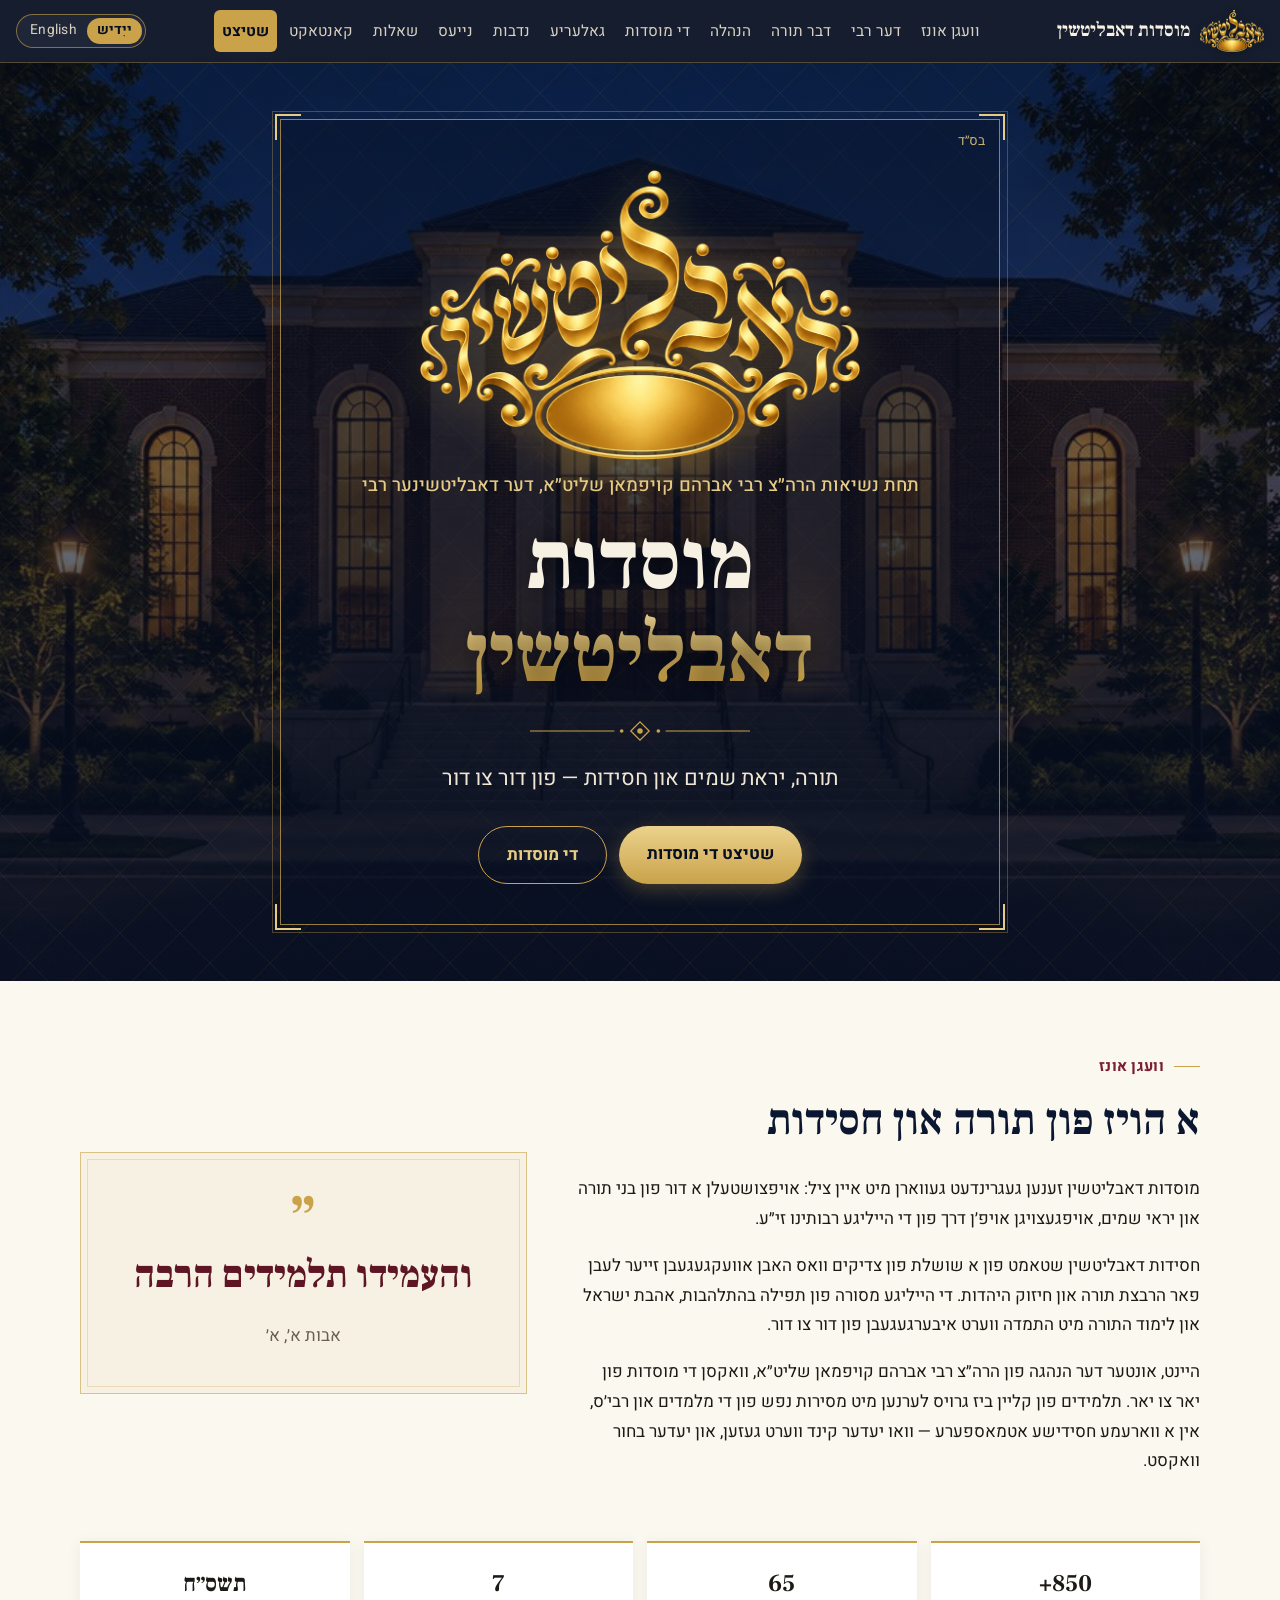
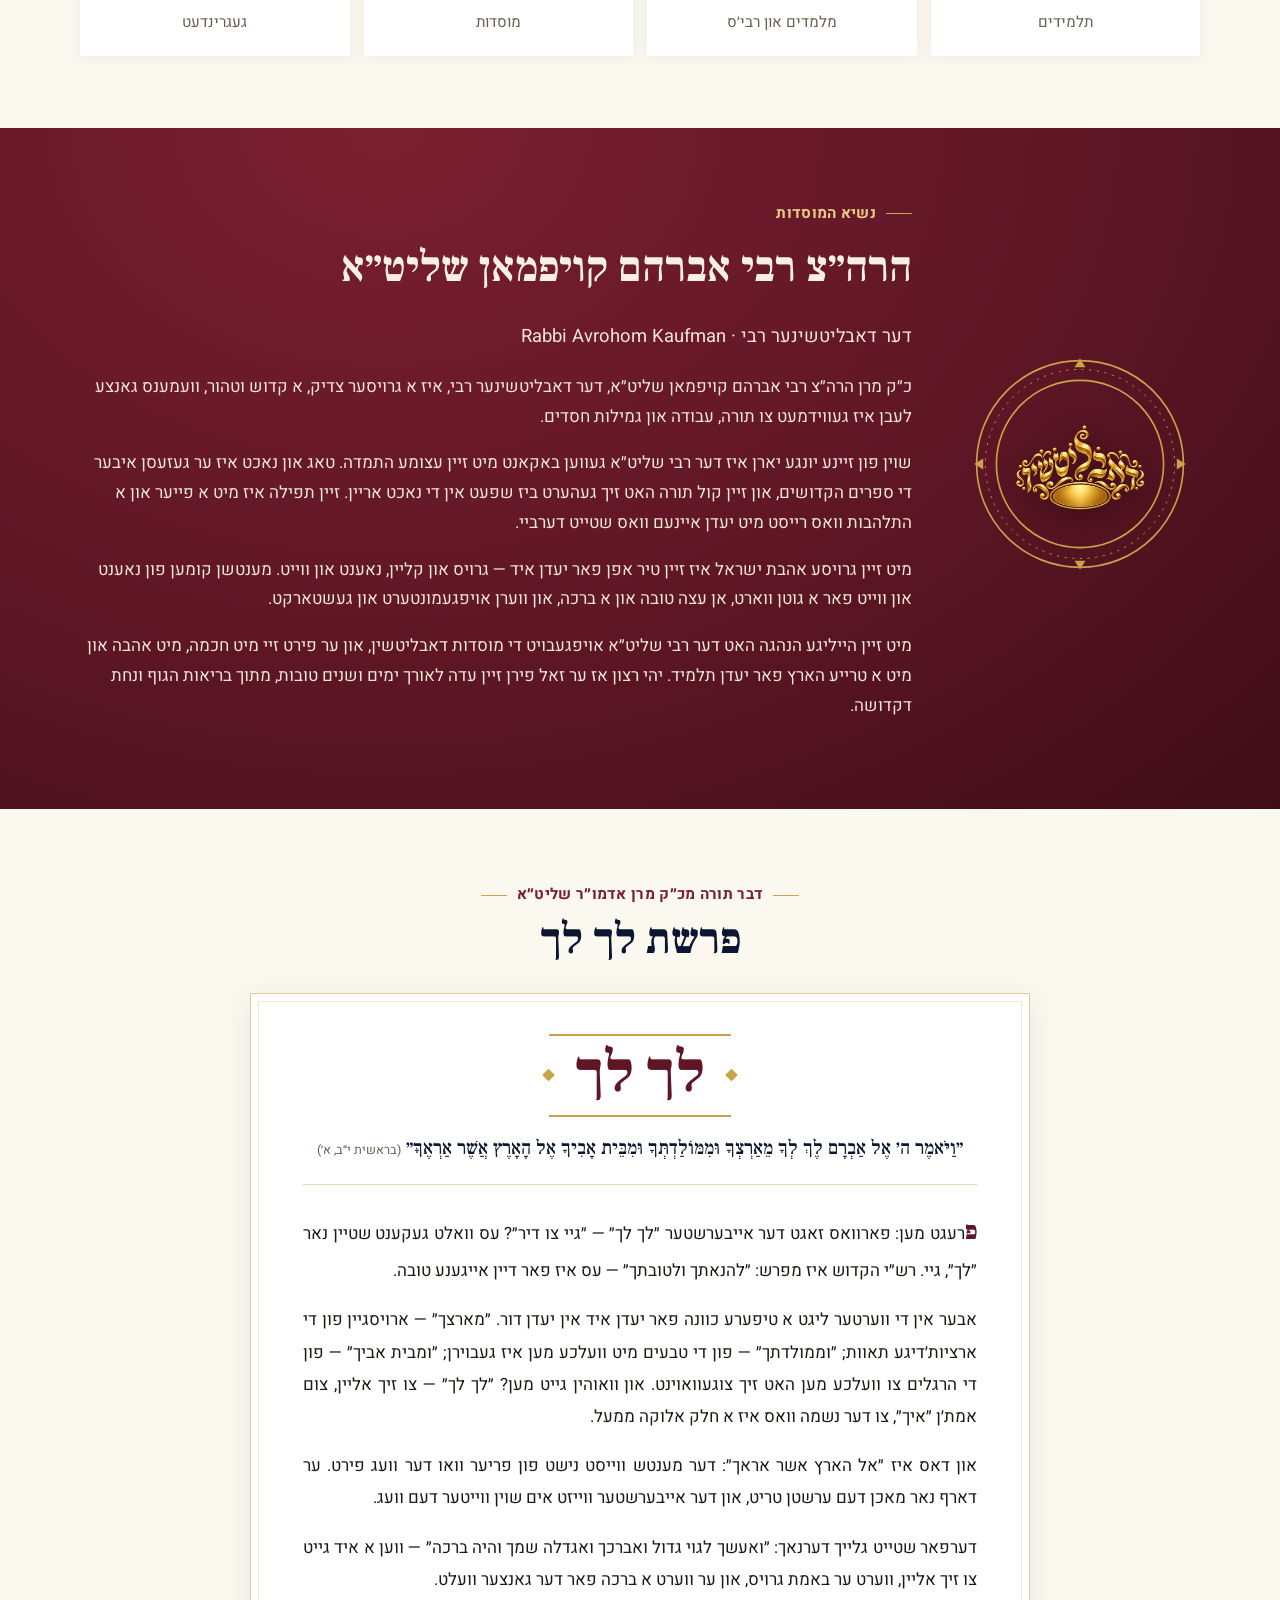
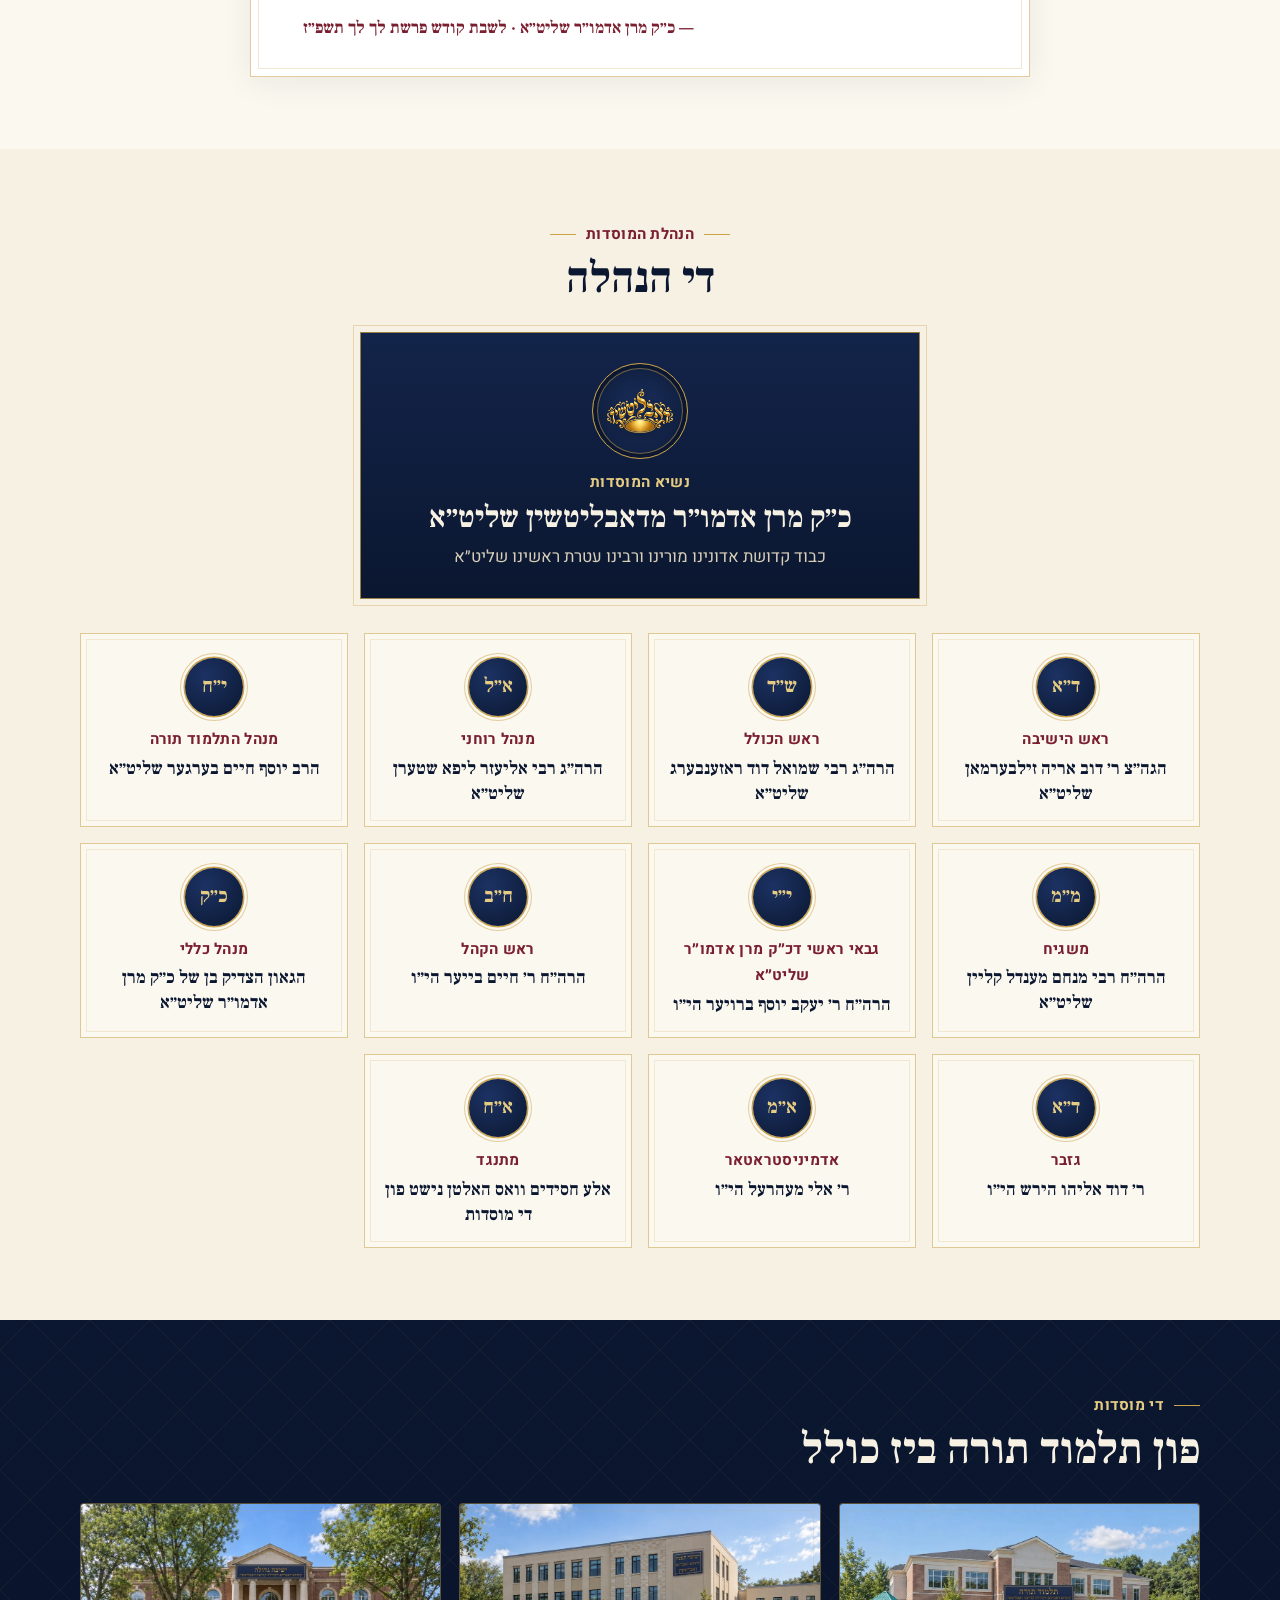
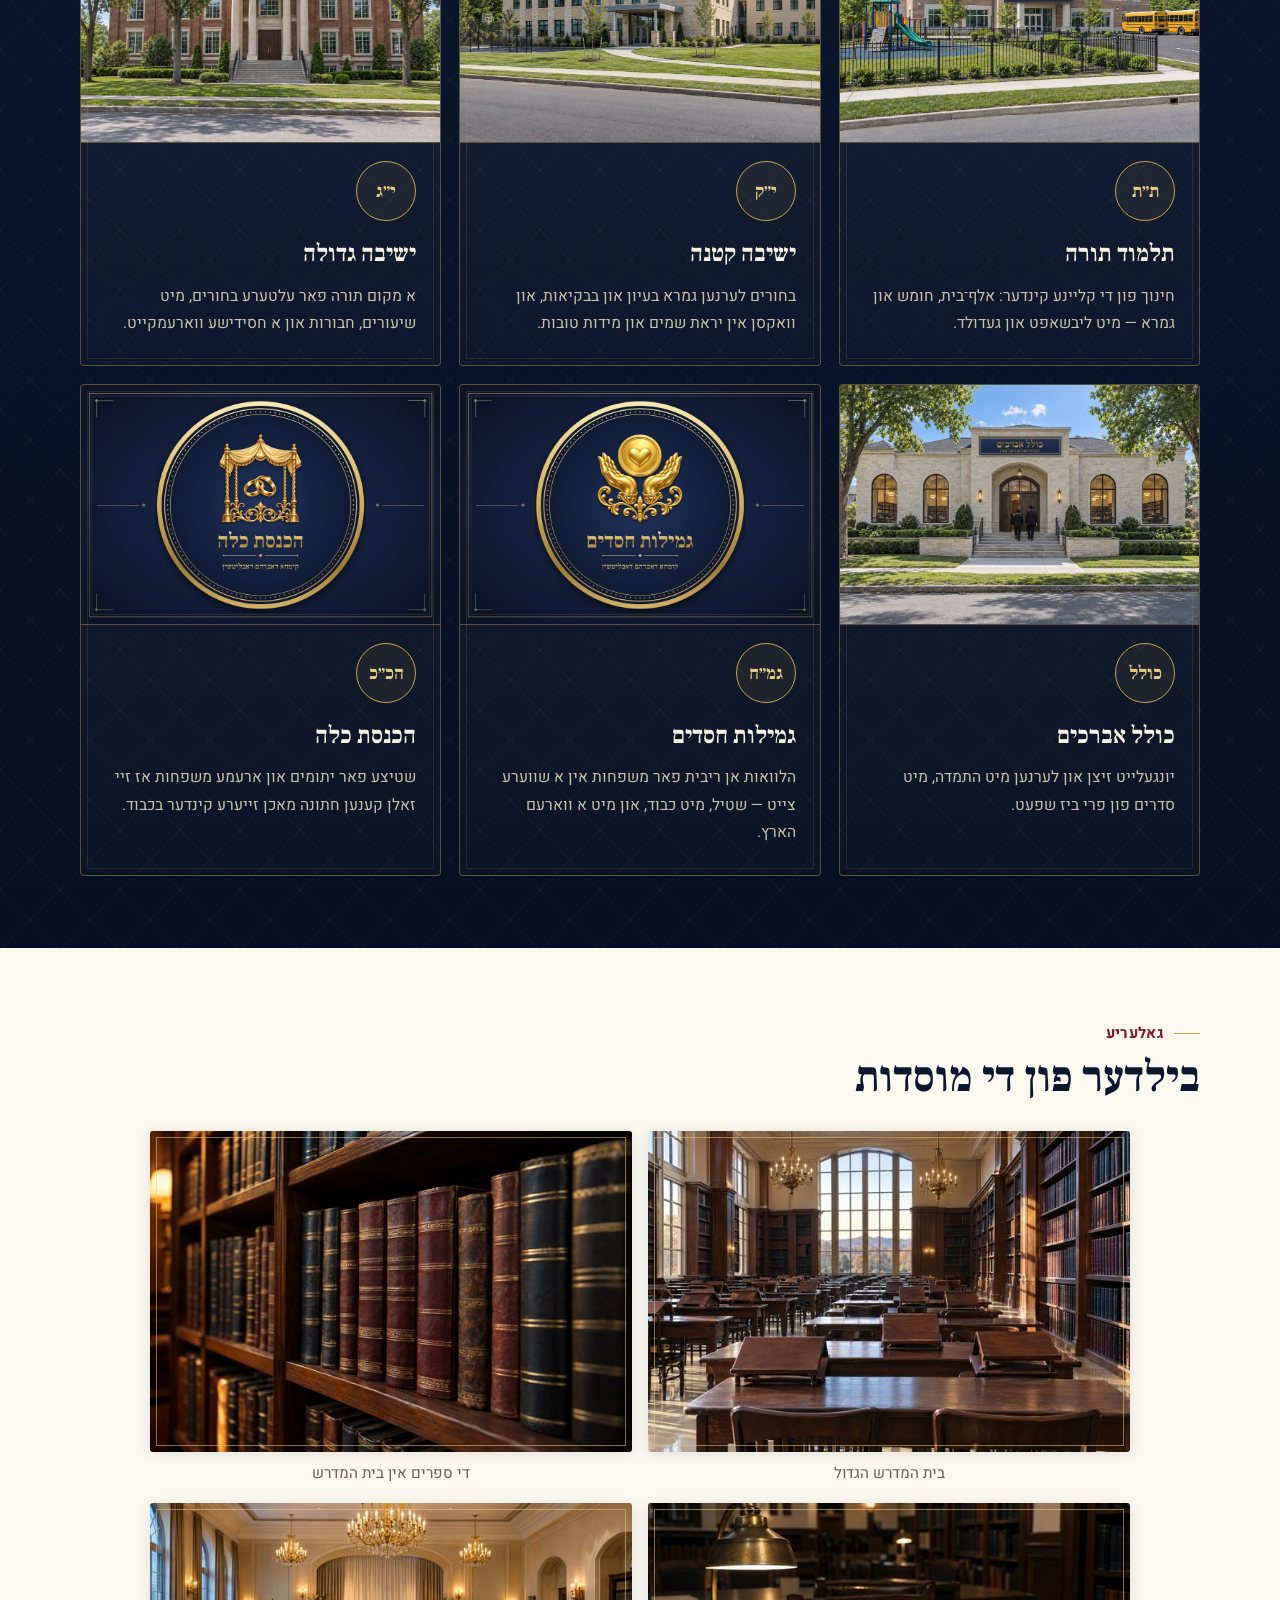
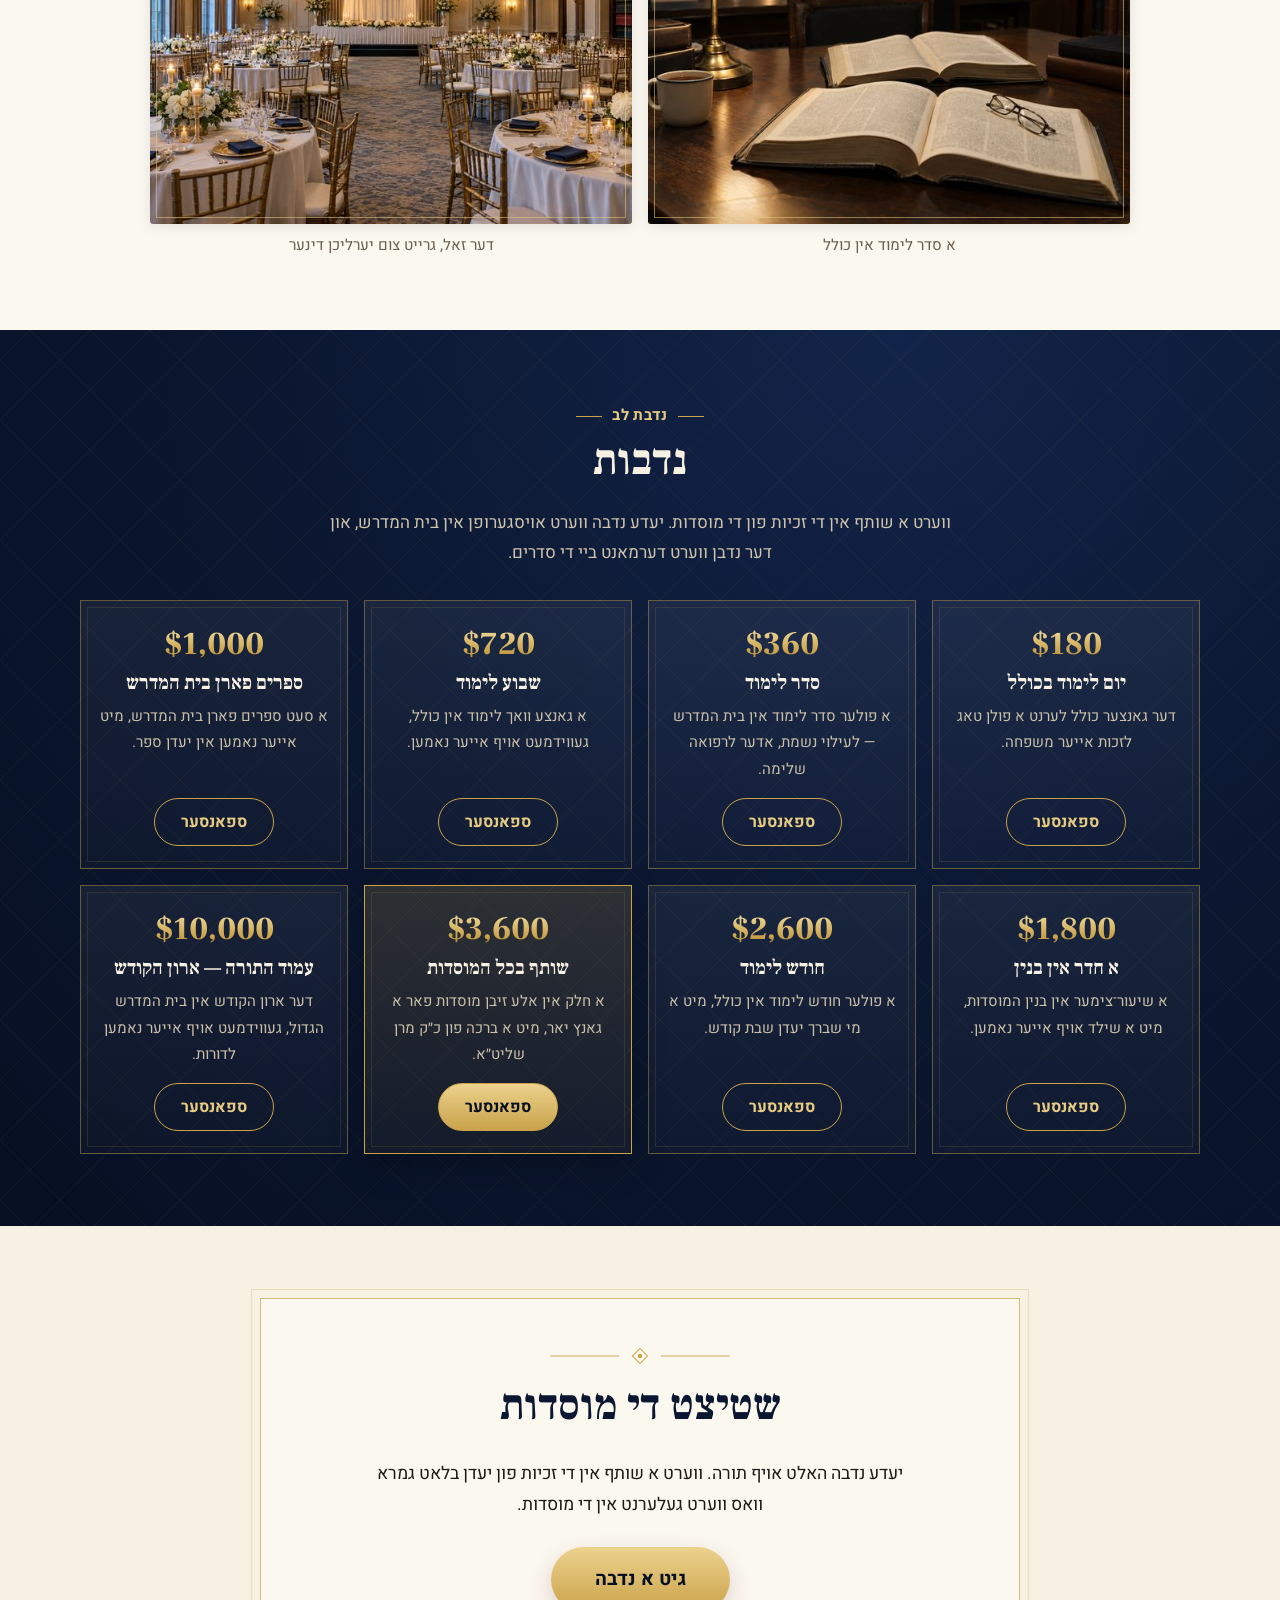
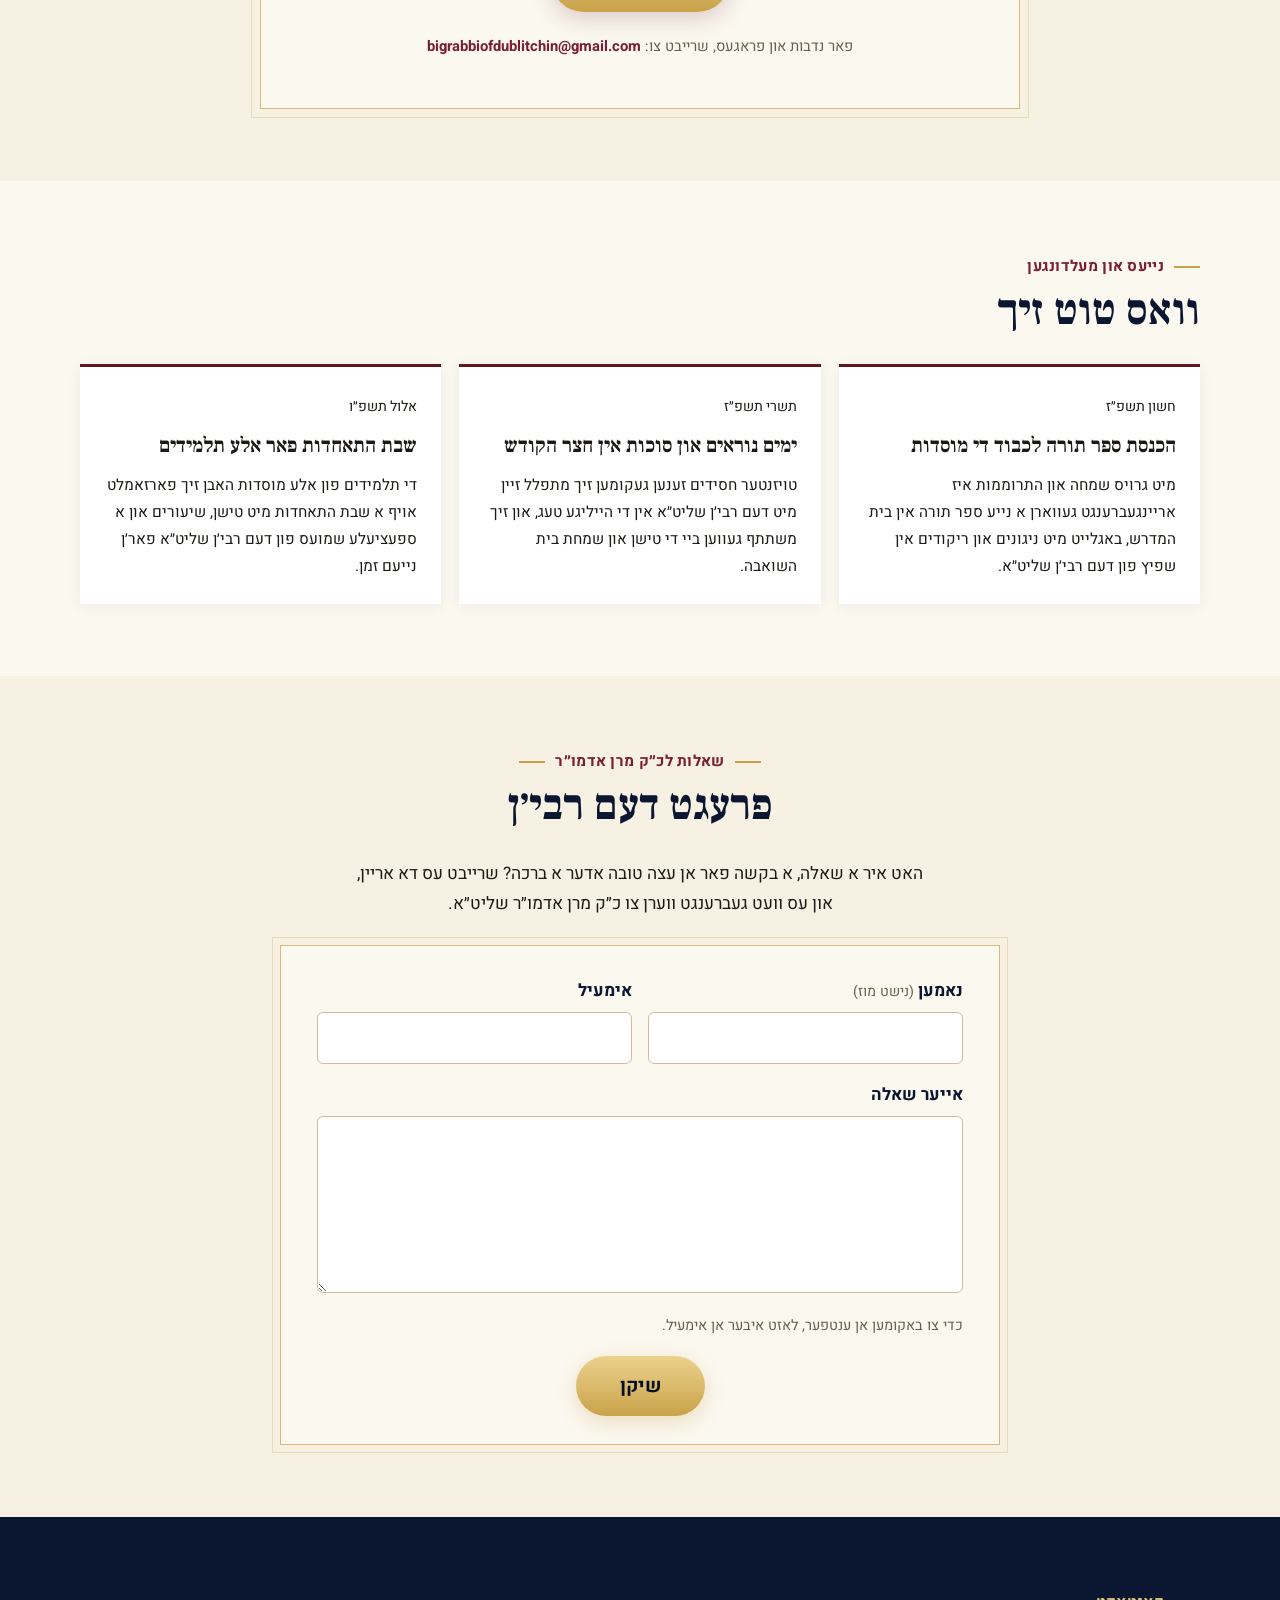
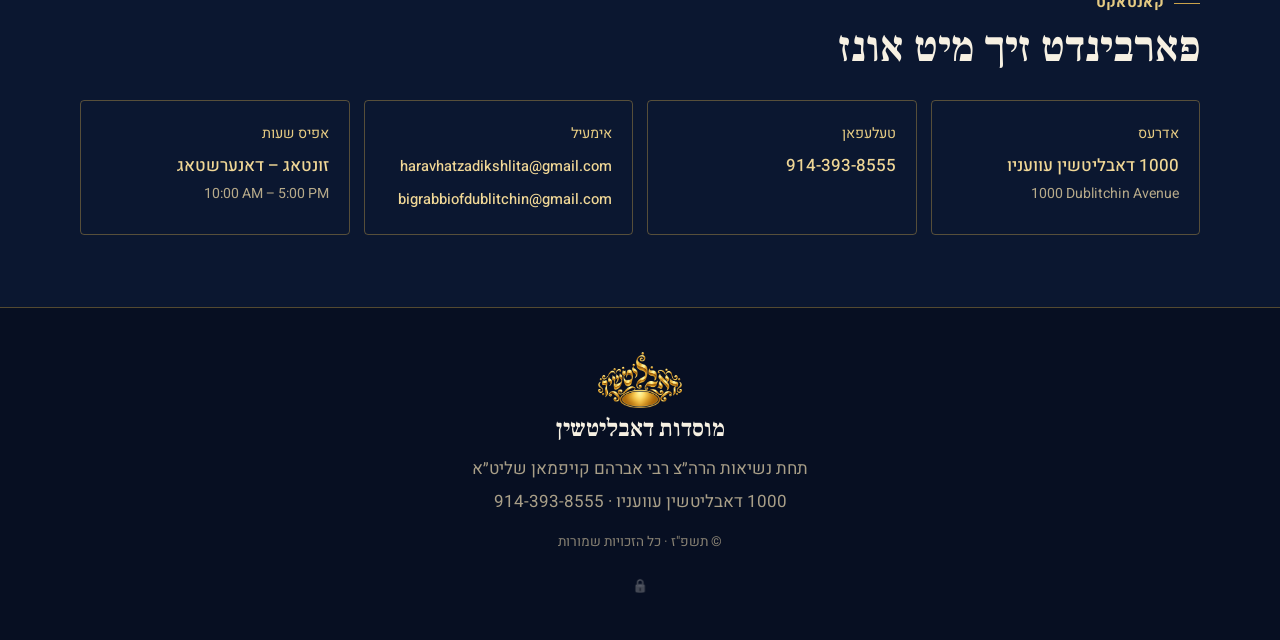
<file: index.html>
<!doctype html>
<html lang="yi" dir="rtl">
<head>
<meta name="dub-api" content=".">
<meta charset="utf-8">
<meta name="viewport" content="width=device-width, initial-scale=1, viewport-fit=cover">
<title>מוסדות דאבליטשין | Dublitchin – The Dublitchiner Rebbe</title>
<link rel="canonical" href="https://dublitchin.surge.sh/">
<meta name="keywords" content="Dublitchin, Dublitchiner Rebbe, Dublitchiner, דאבליטשין, דאבליטשינער רבי, קימחא דאברהם, Kimcha D'Avraham, mosdos Dublitchin">
<meta name="robots" content="index, follow">
<script type="application/ld+json">{"@context":"https://schema.org","@type":"Organization","name":"Mosdos Dublitchin – קימחא דאברהם דקהילה קדושה דאבליטשין","alternateName":["Dublitchin","Dublitchiner Rebbe","דאבליטשין"],"url":"https://dublitchin.surge.sh/","logo":"https://dublitchin.surge.sh/og.png"}</script>

<meta name="description" content="מוסדות דאבליטשין — תחת נשיאות הרה״צ רבי אברהם קויפמאן שליט״א, דער דאבליטשינער רבי. תורה, יראת שמים און חסידות.">
<meta property="og:title" content="מוסדות דאבליטשין">
<meta property="og:description" content="תורה, יראת שמים און חסידות — פון דור צו דור">
<meta name="theme-color" content="#0b1730">
<link rel="stylesheet" href="fonts.css">
<link rel="stylesheet" href="style.css?v=adm2">
<link rel="preconnect" href="https://dublitchin.sites.tab.bot" crossorigin>
<script>try{if(localStorage.getItem("dub-lang")==="en"){document.documentElement.lang="en";document.documentElement.dir="ltr";}}catch(e){}(function(r){r.classList.add("dub-ld");setTimeout(function(){r.classList.remove("dub-ld")},1200)})(document.documentElement);</script>
</head>
<body>
<header class="top">
  <div class="wrap top-in">
    <a class="brand" href="#">
      <img class="brand-crown" src="img/crown-sm.png" alt="" width="44" height="40">
      <span class="brand-t" data-i="brand">מוסדות דאבליטשין</span>
    </a>
    <button class="lang-btn" id="langBtn" type="button" aria-label="Language / שפראך"><span class="l-yi">ייִדיש</span><span class="l-en">English</span></button>
    <nav class="nav" aria-label="מעניו">
      <a href="#about" data-i="n_about">וועגן אונז</a>
      <a href="#rebbe" data-i="n_rebbe">דער רבי</a>
      <a href="#vort" data-i="n_vort">דבר תורה</a>
      <a href="#hanhala" data-i="n_hanhala">הנהלה</a>
      <a href="#mosdos" data-i="n_mosdos">די מוסדות</a>
      <a href="#gallery" data-i="n_gallery">גאלעריע</a>
      
      <a href="#dedications" data-i="n_dedic">נדבות</a>
      <a href="#news" data-i="n_news">נייעס</a>
      <a href="#ask" data-i="n_ask">שאלות</a>
      <a href="#contact" data-i="n_contact">קאנטאקט</a>
      <a class="nav-cta" href="#donate" data-i="n_cta">שטיצט</a>
    </nav>
  </div>
</header>

<main>
<section class="zm" id="zmanim" hidden aria-label="זמני היום">
  <div class="wrap zm-in">
    <div class="zm-head">
      <span class="zm-k" data-i="zm_k">זמני היום</span>
      <span class="zm-date"><span class="zm-day" id="zmDay"></span><span class="zm-sep" aria-hidden="true">·</span><span class="zm-heb" id="zmHeb"></span><span class="zm-psep zm-sep" aria-hidden="true">·</span><span class="zm-parsha" id="zmParsha"></span></span>
      <span class="zm-loc" data-i="zm_loc">מאנסי, נ.י.</span>
    </div>
    <ul class="zm-list" id="zmList">
      <li data-z="alos"><span class="zl" data-i="zm_alos">עלות השחר</span><bdi class="zt"></bdi></li>
      <li data-z="netz"><span class="zl" data-i="zm_netz">הנץ החמה</span><bdi class="zt"></bdi></li>
      <li data-z="shmaMga"><span class="zl" data-i="zm_shma_mga">סוף זמן ק״ש <small>מג״א</small></span><bdi class="zt"></bdi></li>
      <li data-z="shmaGra"><span class="zl" data-i="zm_shma_gra">סוף זמן ק״ש <small>גר״א</small></span><bdi class="zt"></bdi></li>
      <li data-z="tfila"><span class="zl" data-i="zm_tfila">סוף זמן תפילה <small>גר״א</small></span><bdi class="zt"></bdi></li>
      <li data-z="chatzos"><span class="zl" data-i="zm_chatzos">חצות</span><bdi class="zt"></bdi></li>
      <li data-z="candles" class="zm-sp" hidden><span class="zl" data-i="zm_candles">הדלקת נרות</span><bdi class="zt"></bdi></li>
      <li data-z="shkia"><span class="zl" data-i="zm_shkia">שקיעה</span><bdi class="zt"></bdi></li>
      <li data-z="tzeis"><span class="zl" data-i="zm_tzeis">צאת הכוכבים</span><bdi class="zt"></bdi></li>
      <li data-z="motzei" class="zm-sp" hidden><span class="zl" data-i="zm_motzei">מוצאי שבת</span><bdi class="zt"></bdi></li>
      <li data-z="rt" class="zm-sp" hidden><span class="zl" data-i="zm_rt">ר״ת</span><bdi class="zt"></bdi></li>
    </ul>
  </div>
</section>
<section class="hero" id="top">
  <div class="hero-bg" aria-hidden="true"></div>
  <div class="hero-frame">
    <span class="corner c1"></span><span class="corner c2"></span><span class="corner c3"></span><span class="corner c4"></span>
    <p class="bsd">בס״ד</p>
    <img class="hero-crown" src="img/crown.webp" alt="קרוין פון חסידות דאבליטשין" data-i-alt="a_crown">
    <p class="hero-pre" data-i="hero_pre">תחת נשיאות הרה״צ רבי אברהם קויפמאן שליט״א, דער דאבליטשינער רבי</p>
    <h1 data-i="hero_h1">מוסדות<br><span>דאבליטשין</span></h1>
    <div class="orn" aria-hidden="true"><svg viewBox="0 0 240 24"><path d="M0 12h92M148 12h92" stroke="currentColor" stroke-width="1.2"/><path d="M120 2l10 10-10 10-10-10z" fill="none" stroke="currentColor" stroke-width="1.4"/><circle cx="120" cy="12" r="3" fill="currentColor"/><circle cx="100" cy="12" r="2" fill="currentColor"/><circle cx="140" cy="12" r="2" fill="currentColor"/></svg></div>
    <p class="hero-line" data-i="hero_line">תורה, יראת שמים און חסידות — פון דור צו דור</p>
    <div class="hero-btns">
      <a class="btn gold" href="#donate" data-i="hero_b1">שטיצט די מוסדות</a>
      <a class="btn ghost" href="#mosdos" data-i="hero_b2">די מוסדות</a>
    </div>
  </div>
</section>

<section class="about" id="about">
  <div class="wrap about-grid">
    <div>
      <p class="kicker" data-i="ab_k">וועגן אונז</p>
      <h2 data-i="ab_h">א הויז פון תורה און חסידות</h2>
      <p data-i="ab_p1">מוסדות דאבליטשין זענען געגרינדעט געווארן מיט איין ציל: אויפצושטעלן א דור פון בני תורה און יראי שמים, אויפגעצויגן אויפ׳ן דרך פון די הייליגע רבותינו זי״ע.</p>
      <p data-i="ab_p2">חסידות דאבליטשין שטאמט פון א שושלת פון צדיקים וואס האבן אוועקגעגעבן זייער לעבן פאר הרבצת תורה און חיזוק היהדות. די הייליגע מסורה פון תפילה בהתלהבות, אהבת ישראל און לימוד התורה מיט התמדה ווערט איבערגעגעבן פון דור צו דור.</p>
      <p data-i="ab_p3">היינט, אונטער דער הנהגה פון הרה״צ רבי אברהם קויפמאן שליט״א, וואקסן די מוסדות פון יאר צו יאר. תלמידים פון קליין ביז גרויס לערנען מיט מסירות נפש פון די מלמדים און רבי׳ס, אין א ווארעמע חסידישע אטמאספערע — וואו יעדער קינד ווערט געזען, און יעדער בחור וואקסט.</p>
    </div>
    <figure class="quote">
      <span class="qmark" aria-hidden="true">״</span>
      <blockquote lang="he" dir="rtl">והעמידו תלמידים הרבה</blockquote>
      <figcaption data-i="ab_q">אבות א׳, א׳</figcaption>
    </figure>
  </div>
  <div class="wrap stats">
    <div><b>850+</b><span data-i="st1">תלמידים</span></div>
    <div><b>65</b><span data-i="st2">מלמדים און רבי׳ס</span></div>
    <div><b>7</b><span data-i="st3">מוסדות</span></div>
    <div><b data-i="st4b">תשס״ח</b><span data-i="st4">געגרינדעט</span></div>
  </div>
</section>

<section class="rebbe" id="rebbe">
  <div class="wrap rebbe-in">
    <div class="monogram" aria-hidden="true">
      <svg viewBox="0 0 200 200"><circle cx="100" cy="100" r="94" fill="none" stroke="currentColor" stroke-width="1.5"/><circle cx="100" cy="100" r="86" fill="none" stroke="currentColor" stroke-width="0.8" stroke-dasharray="2 5"/><circle cx="100" cy="100" r="76" fill="none" stroke="currentColor" stroke-width="1.5"/><g fill="currentColor"><path d="M100 4l5 8h-10z"/><path d="M100 196l5-8h-10z"/><path d="M4 100l8 5v-10z"/><path d="M196 100l-8 5v-10z"/></g></svg>
      <img src="img/crown.webp" alt="">
    </div>
    <div class="rebbe-t">
      <p class="kicker light" data-i="rb_k">נשיא המוסדות</p>
      <h2 class="light" data-i="rb_h">הרה״צ רבי אברהם קויפמאן שליט״א</h2>
      <p class="rebbe-name" data-i="rb_n">דער דאבליטשינער רבי · <bdi dir="ltr">Rabbi Avrohom Kaufman</bdi></p>
      <p data-i="rb_p1">כ״ק מרן הרה״צ רבי אברהם קויפמאן שליט״א, דער דאבליטשינער רבי, איז א גרויסער צדיק, א קדוש וטהור, וועמענס גאנצע לעבן איז געווידמעט צו תורה, עבודה און גמילות חסדים.</p>
      <p data-i="rb_p2">שוין פון זיינע יונגע יארן איז דער רבי שליט״א געווען באקאנט מיט זיין עצומע התמדה. טאג און נאכט איז ער געזעסן איבער די ספרים הקדושים, און זיין קול תורה האט זיך געהערט ביז שפעט אין די נאכט אריין. זיין תפילה איז מיט א פייער און א התלהבות וואס רייסט מיט יעדן איינעם וואס שטייט דערביי.</p>
      <p data-i="rb_p3">מיט זיין גרויסע אהבת ישראל איז זיין טיר אפן פאר יעדן איד — גרויס און קליין, נאענט און ווייט. מענטשן קומען פון נאענט און ווייט פאר א גוטן ווארט, אן עצה טובה און א ברכה, און ווערן אויפגעמונטערט און געשטארקט.</p>
      <p data-i="rb_p4">מיט זיין הייליגע הנהגה האט דער רבי שליט״א אויפגעבויט די מוסדות דאבליטשין, און ער פירט זיי מיט חכמה, מיט אהבה און מיט א טרייע הארץ פאר יעדן תלמיד. יהי רצון אז ער זאל פירן זיין עדה לאורך ימים ושנים טובות, מתוך בריאות הגוף ונחת דקדושה.</p>
    </div>
  </div>
</section>

<section class="vort" id="vort">
  <div class="wrap">
    <p class="kicker" data-i="vt_k">דבר תורה מכ״ק מרן אדמו״ר שליט״א</p>
    <h2 data-i="vt_h">פרשת לך לך</h2>
    <article class="vort-card">
      <div class="vort-open" aria-hidden="true"><span data-i="vt_open">לך לך</span></div>
      <p class="vort-pasuk" data-i="vt_ps">״וַיֹּאמֶר ה׳ אֶל אַבְרָם לֶךְ לְךָ מֵאַרְצְךָ וּמִמּוֹלַדְתְּךָ וּמִבֵּית אָבִיךָ אֶל הָאָרֶץ אֲשֶׁר אַרְאֶךָּ״ <small>(בראשית י״ב, א׳)</small></p>
      <div class="vort-body">
        <p data-i="vt_p1">פרעגט מען: פארוואס זאגט דער אייבערשטער ״לך לך״ — ״גיי צו דיר״? עס וואלט געקענט שטיין נאר ״לך״, גיי. רש״י הקדוש איז מפרש: ״להנאתך ולטובתך״ — עס איז פאר דיין אייגענע טובה.</p>
        <p data-i="vt_p2">אבער אין די ווערטער ליגט א טיפערע כוונה פאר יעדן איד אין יעדן דור. ״מארצך״ — ארויסגיין פון די ארציות׳דיגע תאוות; ״וממולדתך״ — פון די טבעים מיט וועלכע מען איז געבוירן; ״ומבית אביך״ — פון די הרגלים צו וועלכע מען האט זיך צוגעוואוינט. און וואוהין גייט מען? ״לך לך״ — צו זיך אליין, צום אמת׳ן ״איך״, צו דער נשמה וואס איז א חלק אלוקה ממעל.</p>
        <p data-i="vt_p3">און דאס איז ״אל הארץ אשר אראך״: דער מענטש ווייסט נישט פון פריער וואו דער וועג פירט. ער דארף נאר מאכן דעם ערשטן טריט, און דער אייבערשטער ווייזט אים שוין ווייטער דעם וועג.</p>
        <p data-i="vt_p4">דערפאר שטייט גלייך דערנאך: ״ואעשך לגוי גדול ואברכך ואגדלה שמך והיה ברכה״ — ווען א איד גייט צו זיך אליין, ווערט ער באמת גרויס, און ער ווערט א ברכה פאר דער גאנצער וועלט.</p>
      </div>
      <p class="vort-src" data-i="vt_src">— כ״ק מרן אדמו״ר שליט״א · לשבת קודש פרשת לך לך תשפ״ז</p>
    </article>
  </div>
</section>

<section class="hanhala" id="hanhala">
  <div class="wrap">
    <p class="kicker" data-i="hn_k">הנהלת המוסדות</p>
    <h2 data-i="hn_h">די הנהלה</h2>
    <div class="hn-top">
      <div class="hn-crown" aria-hidden="true"><img src="img/crown-sm.png" alt=""></div>
      <p class="hn-role" data-i="hn_tr">נשיא המוסדות</p>
      <h3 data-i="hn_tt">כ״ק מרן אדמו״ר מדאבליטשין שליט״א</h3>
      <p class="hn-sub" data-i="hn_tn">כבוד קדושת אדונינו מורינו ורבינו עטרת ראשינו שליט״א</p>
    </div>
    <div class="hn-grid">
      <article class="hn-card"><span class="hn-seal" aria-hidden="true">ד״א</span><p class="hn-role" data-i="hn0r">ראש הישיבה</p><h3 data-i="hn0n">הגה״צ ר׳ דוב אריה זילבערמאן שליט״א</h3></article>
      <article class="hn-card"><span class="hn-seal" aria-hidden="true">ש״ד</span><p class="hn-role" data-i="hn1r">ראש הכולל</p><h3 data-i="hn1n">הרה״ג רבי שמואל דוד ראזענבערג שליט״א</h3></article>
      <article class="hn-card"><span class="hn-seal" aria-hidden="true">א״ל</span><p class="hn-role" data-i="hn2r">מנהל רוחני</p><h3 data-i="hn2n">הרה״ג רבי אליעזר ליפא שטערן שליט״א</h3></article>
      <article class="hn-card"><span class="hn-seal" aria-hidden="true">י״ח</span><p class="hn-role" data-i="hn3r">מנהל התלמוד תורה</p><h3 data-i="hn3n">הרב יוסף חיים בערגער שליט״א</h3></article>
      <article class="hn-card"><span class="hn-seal" aria-hidden="true">מ״מ</span><p class="hn-role" data-i="hn4r">משגיח</p><h3 data-i="hn4n">הרה״ח רבי מנחם מענדל קליין שליט״א</h3></article>
      <article class="hn-card"><span class="hn-seal" aria-hidden="true">י״י</span><p class="hn-role" data-i="hn5r">גבאי ראשי דכ״ק מרן אדמו״ר שליט״א</p><h3 data-i="hn5n">הרה״ח ר׳ יעקב יוסף ברויער הי״ו</h3></article>
      <article class="hn-card"><span class="hn-seal" aria-hidden="true">ח״ב</span><p class="hn-role" data-i="hn9r">ראש הקהל</p><h3 data-i="hn9n">הרה״ח ר׳ חיים בייער הי״ו</h3></article>
      <article class="hn-card"><span class="hn-seal" aria-hidden="true">כ״ק</span><p class="hn-role" data-i="hn6r">מנהל כללי</p><h3 data-i="hn6n">הגאון הצדיק בן של כ״ק מרן אדמו״ר שליט״א</h3></article>
      <article class="hn-card"><span class="hn-seal" aria-hidden="true">ד״א</span><p class="hn-role" data-i="hn7r">גזבר</p><h3 data-i="hn7n">ר׳ דוד אליהו הירש הי״ו</h3></article>
      <article class="hn-card"><span class="hn-seal" aria-hidden="true">א״מ</span><p class="hn-role" data-i="hn11r">אדמיניסטראטאר</p><h3 data-i="hn11n">ר׳ אלי מעהרעל הי״ו</h3></article>
      <article class="hn-card"><span class="hn-seal" aria-hidden="true">א״ח</span><p class="hn-role" data-i="hn10r">מתנגד</p><h3 data-i="hn10n">אלע חסידים וואס האלטן נישט פון די מוסדות</h3></article>
    </div>
  </div>
</section>

<section class="mosdos" id="mosdos">
  <div class="wrap">
    <p class="kicker light" data-i="ms_k">די מוסדות</p>
    <h2 class="light" data-i="ms_h">פון תלמוד תורה ביז כולל</h2>
    <div class="cards">
      <article class="card has-img"><img class="card-img" src="img/bld-tt.jpg" data-i-alt="a_tt" alt="בנין תלמוד תורה קימחא דאברהם דאבליטשין" loading="lazy"><span class="medal">ת״ת</span><h3 data-i="c_tt">תלמוד תורה</h3><p data-i="c_tt_p">חינוך פון די קליינע קינדער: אלף־בית, חומש און גמרא — מיט ליבשאפט און געדולד.</p></article>
      <article class="card has-img"><img class="card-img" src="img/bld-yk.jpg" data-i-alt="a_yk" alt="בנין ישיבה קטנה קימחא דאברהם דאבליטשין" loading="lazy"><span class="medal">י״ק</span><h3 data-i="c_yk">ישיבה קטנה</h3><p data-i="c_yk_p">בחורים לערנען גמרא בעיון און בבקיאות, און וואקסן אין יראת שמים און מידות טובות.</p></article>
      <article class="card has-img"><img class="card-img" src="img/bld-yg.jpg" data-i-alt="a_yg" alt="בנין ישיבה גדולה קימחא דאברהם דאבליטשין" loading="lazy"><span class="medal">י״ג</span><h3 data-i="c_yg">ישיבה גדולה</h3><p data-i="c_yg_p">א מקום תורה פאר עלטערע בחורים, מיט שיעורים, חבורות און א חסידישע ווארעמקייט.</p></article>
      <article class="card has-img"><img class="card-img" src="img/bld-kollel.jpg" data-i-alt="a_kl" alt="בנין כולל אברכים קימחא דאברהם דאבליטשין" loading="lazy"><span class="medal">כולל</span><h3 data-i="c_kl">כולל אברכים</h3><p data-i="c_kl_p">יונגעלייט זיצן און לערנען מיט התמדה, מיט סדרים פון פרי ביז שפעט.</p></article>
      <article class="card has-img"><img class="card-img" src="img/logo-gemach.jpg" alt="" loading="lazy"><span class="medal">גמ״ח</span><h3 data-i="c_gm">גמילות חסדים</h3><p data-i="c_gm_p">הלוואות אן ריבית פאר משפחות אין א שווערע צייט — שטיל, מיט כבוד, און מיט א ווארעם הארץ.</p></article>
      <article class="card has-img"><img class="card-img" src="img/logo-hk.jpg" alt="" loading="lazy"><span class="medal">הכ״כ</span><h3 data-i="c_hk">הכנסת כלה</h3><p data-i="c_hk_p">שטיצע פאר יתומים און ארעמע משפחות אז זיי זאלן קענען חתונה מאכן זייערע קינדער בכבוד.</p></article>
    </div>
  </div>
</section>

<section class="gallery" id="gallery">
  <div class="wrap">
    <p class="kicker" data-i="gl_k">גאלעריע</p>
    <h2 data-i="gl_h">בילדער פון די מוסדות</h2>
    <div class="g-grid">
      <figure class="g-item"><button type="button" class="g-open" data-full="img/gallery-1.jpg"><img src="img/gallery-1-sm.jpg" alt="בית המדרש הגדול" data-i-alt="g1" loading="lazy" width="600" height="400"></button><figcaption data-i="g1">בית המדרש הגדול</figcaption></figure>
      <figure class="g-item"><button type="button" class="g-open" data-full="img/gallery-2.jpg"><img src="img/gallery-2-sm.jpg" alt="די ספרים אין בית המדרש" data-i-alt="g2" loading="lazy" width="600" height="400"></button><figcaption data-i="g2">די ספרים אין בית המדרש</figcaption></figure>
      <figure class="g-item"><button type="button" class="g-open" data-full="img/gallery-4.jpg"><img src="img/gallery-4-sm.jpg" alt="א סדר לימוד אין כולל" data-i-alt="g4" loading="lazy" width="600" height="400"></button><figcaption data-i="g4">א סדר לימוד אין כולל</figcaption></figure>
      <figure class="g-item"><button type="button" class="g-open" data-full="img/gallery-5.jpg"><img src="img/gallery-5-sm.jpg" alt="דער זאל, גרייט צום יערליכן דינער" data-i-alt="g5" loading="lazy" width="600" height="400"></button><figcaption data-i="g5">דער זאל, גרייט צום יערליכן דינער</figcaption></figure>
    </div>
  </div>
</section>

<section class="dedic" id="dedications">
  <div class="wrap">
    <p class="kicker light" data-i="dd_k">נדבת לב</p>
    <h2 class="light" data-i="dd_h">נדבות</h2>
    <p class="dd-lead" data-i="dd_lead">ווערט א שותף אין די זכיות פון די מוסדות. יעדע נדבה ווערט אויסגערופן אין בית המדרש, און דער נדבן ווערט דערמאנט ביי די סדרים.</p>
    <div class="tiers">
      <article class="tier"><p class="t-amt"><bdi dir="ltr">$180</bdi></p><h3 data-i="t0">יום לימוד בכולל</h3><p data-i="t0p">דער גאנצער כולל לערנט א פולן טאג לזכות אייער משפחה.</p><button type="button" class="t-btn js-give" data-i="t_btn">ספאנסער</button></article>
      <article class="tier"><p class="t-amt"><bdi dir="ltr">$360</bdi></p><h3 data-i="t1">סדר לימוד</h3><p data-i="t1p">א פולער סדר לימוד אין בית המדרש — לעילוי נשמת, אדער לרפואה שלימה.</p><button type="button" class="t-btn js-give" data-i="t_btn">ספאנסער</button></article>
      <article class="tier"><p class="t-amt"><bdi dir="ltr">$720</bdi></p><h3 data-i="t2">שבוע לימוד</h3><p data-i="t2p">א גאנצע וואך לימוד אין כולל, געווידמעט אויף אייער נאמען.</p><button type="button" class="t-btn js-give" data-i="t_btn">ספאנסער</button></article>
      <article class="tier"><p class="t-amt"><bdi dir="ltr">$1,000</bdi></p><h3 data-i="t3">ספרים פארן בית המדרש</h3><p data-i="t3p">א סעט ספרים פארן בית המדרש, מיט אייער נאמען אין יעדן ספר.</p><button type="button" class="t-btn js-give" data-i="t_btn">ספאנסער</button></article>
      <article class="tier"><p class="t-amt"><bdi dir="ltr">$1,800</bdi></p><h3 data-i="t4">א חדר אין בנין</h3><p data-i="t4p">א שיעור־צימער אין בנין המוסדות, מיט א שילד אויף אייער נאמען.</p><button type="button" class="t-btn js-give" data-i="t_btn">ספאנסער</button></article>
      <article class="tier"><p class="t-amt"><bdi dir="ltr">$2,600</bdi></p><h3 data-i="t5">חודש לימוד</h3><p data-i="t5p">א פולער חודש לימוד אין כולל, מיט א מי שברך יעדן שבת קודש.</p><button type="button" class="t-btn js-give" data-i="t_btn">ספאנסער</button></article>
      <article class="tier feat"><p class="t-amt"><bdi dir="ltr">$3,600</bdi></p><h3 data-i="t6">שותף בכל המוסדות</h3><p data-i="t6p">א חלק אין אלע זיבן מוסדות פאר א גאנץ יאר, מיט א ברכה פון כ״ק מרן שליט״א.</p><button type="button" class="t-btn js-give" data-i="t_btn">ספאנסער</button></article>
      <article class="tier"><p class="t-amt"><bdi dir="ltr">$10,000</bdi></p><h3 data-i="t7">עמוד התורה — ארון הקודש</h3><p data-i="t7p">דער ארון הקודש אין בית המדרש הגדול, געווידמעט אויף אייער נאמען לדורות.</p><button type="button" class="t-btn js-give" data-i="t_btn">ספאנסער</button></article>
    </div>
  </div>
</section>
<section class="donate" id="donate">
  <div class="wrap donate-box">
    <div class="orn small" aria-hidden="true"><svg viewBox="0 0 240 24"><path d="M0 12h92M148 12h92" stroke="currentColor" stroke-width="1.2"/><path d="M120 2l10 10-10 10-10-10z" fill="none" stroke="currentColor" stroke-width="1.4"/><circle cx="120" cy="12" r="3" fill="currentColor"/></svg></div>
    <h2 data-i="dn_h">שטיצט די מוסדות</h2>
    <p class="lead" data-i="dn_lead">יעדע נדבה האלט אויף תורה. ווערט א שותף אין די זכיות פון יעדן בלאט גמרא וואס ווערט געלערנט אין די מוסדות.</p>
    <a class="btn gold big" href="#" id="giveBtn" data-i="dn_btn">גיט א נדבה</a>
    <p class="small-print" data-i="dn_sp">פאר נדבות און פראגעס, שרייבט צו: <a href="mailto:bigrabbiofdublitchin@gmail.com?subject=%D7%A0%D7%93%D7%91%D7%94%20%D7%A4%D7%90%D7%A8%20%D7%9E%D7%95%D7%A1%D7%93%D7%95%D7%AA%20%D7%93%D7%90%D7%91%D7%9C%D7%99%D7%98%D7%A9%D7%99%D7%9F"><bdi dir="ltr">bigrabbiofdublitchin@gmail.com</bdi></a></p>
  </div>
</section>

<section class="news" id="news">
  <div class="wrap">
    <p class="kicker" data-i="nw_k">נייעס און מעלדונגען</p>
    <h2 data-i="nw_h">וואס טוט זיך</h2>
    <div class="news-list">
      <article class="item"><time data-i="nw0d">חשון תשפ״ז</time><h3 data-i="nw0">הכנסת ספר תורה לכבוד די מוסדות</h3><p data-i="nw0p">מיט גרויס שמחה און התרוממות איז אריינגעברענגט געווארן א נייע ספר תורה אין בית המדרש, באגלייט מיט ניגונים און ריקודים אין בייזיין פון דעם רבי׳ן שליט״א.</p></article>
      <article class="item"><time data-i="nw1d">תשרי תשפ״ז</time><h3 data-i="nw1">ימים נוראים און סוכות אין חצר הקודש</h3><p data-i="nw1p">טויזנטער חסידים זענען געקומען זיך מתפלל זיין מיט דעם רבי׳ן שליט״א אין די הייליגע טעג, און זיך משתתף געווען ביי די טישן און שמחת בית השואבה.</p></article>
      <article class="item"><time data-i="nw2d">אלול תשפ״ו</time><h3 data-i="nw2">שבת התאחדות פאר אלע תלמידים</h3><p data-i="nw2p">די תלמידים פון אלע מוסדות האבן זיך פארזאמלט אויף א שבת התאחדות מיט טישן, שיעורים און א ספעציעלע שמועס פון דעם רבי׳ן שליט״א פאר׳ן נייעם זמן.</p></article>
    </div>
  </div>
</section>

<section class="ask" id="ask">
  <div class="wrap ask-in">
    <p class="kicker" data-i="ak_k">שאלות לכ״ק מרן אדמו״ר</p>
    <h2 data-i="ak_h">פרעגט דעם רבי׳ן</h2>
    <p class="lead" data-i="ak_lead">האט איר א שאלה, א בקשה פאר אן עצה טובה אדער א ברכה? שרייבט עס דא אריין, און עס וועט געברענגט ווערן צו כ״ק מרן אדמו״ר שליט״א.</p>
    <div class="ask-thanks" id="ask-thanks" hidden><span class="ask-tick" aria-hidden="true">✓</span><p data-i="ak_ty">די שאלה איז אנגעקומען, מען וועט ענטפערן אי״ה</p></div>
    <form class="ask-form" action="https://formsubmit.co/bigrabbiofdublitchin@gmail.com" method="POST">
      <input type="hidden" name="_subject" value="שאלה פאר דעם רבי'ן – דאבליטשין">
      <input type="hidden" name="_captcha" value="false">
      <input type="hidden" name="_template" value="table">
      <input type="hidden" name="_next" value="https://dublitchin.surge.sh/#ask-thanks">
      <input type="text" name="_honey" class="ask-hp" tabindex="-1" autocomplete="off" aria-hidden="true">
      <div class="ask-row">
        <label><span data-i="ak_name">נאמען <small>(נישט מוז)</small></span><input type="text" name="name" autocomplete="name"></label>
        <label><span data-i="ak_mail">אימעיל</span><input type="email" name="email" autocomplete="email" dir="ltr" required></label>
      </div>
      <label><span data-i="ak_q">אייער שאלה</span><textarea name="question" rows="6" required></textarea></label>
      <p class="ask-note" data-i="ak_note">כדי צו באקומען אן ענטפער, לאזט איבער אן אימעיל.</p>
      <button type="submit" class="btn gold big" data-i="ak_btn">שיקן</button>
    </form>
  </div>
</section>

<section class="contact" id="contact">
  <div class="wrap">
    <p class="kicker light" data-i="ct_k">קאנטאקט</p>
    <h2 class="light" data-i="ct_h">פארבינדט זיך מיט אונז</h2>
    <div class="contact-grid">
      <div class="ci"><span data-i="ct_a">אדרעס</span><b data-i="ct_av">1000 דאבליטשין עוועניו</b><small class="yi-only" dir="ltr">1000 Dublitchin Avenue</small></div>
      <div class="ci"><span data-i="ct_p">טעלעפאן</span><b><a href="tel:+19143938555" dir="ltr">914-393-8555</a></b></div>
      <div class="ci ci-mail"><span data-i="ct_e">אימעיל</span><b><a href="mailto:haravhatzadikshlita@gmail.com" dir="ltr">haravhatzadikshlita@gmail.com</a></b><b><a href="mailto:bigrabbiofdublitchin@gmail.com" dir="ltr">bigrabbiofdublitchin@gmail.com</a></b></div>
      <div class="ci"><span data-i="ct_o">אפיס שעות</span><b data-i="ct_ov">זונטאג – דאנערשטאג</b><small dir="ltr">10:00 AM – 5:00 PM</small></div>
    </div>
  </div>
</section>
</main>

<footer class="foot">
  <div class="wrap">
    <img class="foot-crown" src="img/crown-sm.png" alt="" width="84">
    <p class="foot-name" data-i="ft_n">מוסדות דאבליטשין</p>
    <p data-i="ft_l">תחת נשיאות הרה״צ רבי אברהם קויפמאן שליט״א</p>
    <p><span data-i="ct_av">1000 דאבליטשין עוועניו</span> · <a href="tel:+19143938555" dir="ltr">914-393-8555</a></p>
    <p class="copy" data-i="ft_c">© תשפ״ז · כל הזכויות שמורות</p>
    <a class="adm-open" href="#admin" aria-label="Admin" rel="nofollow">🔒</a>
  </div>
</footer>

<div id="giveModal" style="display:none;position:fixed;inset:0;background:rgba(8,12,28,.82);z-index:9999;align-items:center;justify-content:center;padding:20px">
 <div id="gBox" style="background:#fff;color:#0E1630;max-width:420px;width:100%;border-radius:14px;padding:24px 22px;border-top:6px solid #b8862f;font-family:Heebo,sans-serif;text-align:center;direction:rtl">
  <p id="gTier" style="display:none;margin:0 0 12px;padding:8px 10px;background:#f7f1e3;border:1px solid #e3cf9a;border-radius:8px;font-weight:700;color:#5e1625"></p>
  <div id="gStep1">
   <h3 data-i="m_h1" style="margin:0 0 12px;font-size:22px">⚠️ וויכטיג – ביטע לייענט</h3>
   <p data-i="m_w1" style="margin:0 0 8px;line-height:1.6">דאס איז <b>נישט קיין אמת'דיגע ארגאניזאציע</b>. עס איז א שפאס-וועבזייטל פון אברמי פאר חברים.</p>
   <p data-i="m_w2" style="margin:0 0 8px;line-height:1.6">יעדע געלט וואס איר שיקט גייט <b>גלייך צו אברמי קויפמאן פערזענליך</b>. עס איז נישט קיין צדקה און נישט טעקס-דידאקטעבל.</p>
   <p class="yi-only" dir="ltr" style="margin:0 0 16px;font-size:13px;color:#555;line-height:1.5">This is NOT a real organization. It is a fun site by Avrumy for friends. Any money goes directly to Avrumy Kaufman personally. Not charity, not tax-deductible.</p>
   <button id="gYes" data-i="m_yes" style="background:#b8862f;color:#fff;border:0;border-radius:8px;padding:12px 18px;font-size:16px;margin:4px;cursor:pointer">איך פארשטיי, ווייטער</button>
   <button class="gNo" data-i="m_back" style="background:#eee;color:#0E1630;border:0;border-radius:8px;padding:12px 18px;font-size:16px;margin:4px;cursor:pointer">צוריק</button>
  </div>
  <div id="gStep2" style="display:none">
   <h3 data-i="m_h2" style="margin:0 0 12px;font-size:22px">שיקט צו אברמי</h3>
   <p dir="ltr" style="margin:0 0 6px">Zelle:</p>
   <p dir="ltr" style="margin:0 0 10px;font-size:18px;font-weight:700;word-break:break-all">avrumy48@gmail.com</p>
   <button id="gCopy" data-i="m_copy" style="background:#b8862f;color:#fff;border:0;border-radius:8px;padding:12px 18px;font-size:16px;margin:0 4px 12px;cursor:pointer">קאפירן</button>
   <p data-i="m_how" style="margin:0 0 14px;font-size:13px;color:#555">עפנט אייער באנק אפ → Zelle → פעיסט</p>
   <a href="https://www.paypal.com/cgi-bin/webscr?cmd=_xclick&amp;business=avrumy48%40gmail.com&amp;item_name=Gift+to+Avrumy+%28not+charity%29&amp;currency_code=USD" target="_blank" rel="noopener" style="display:inline-block;background:#003087;color:#fff;text-decoration:none;border-radius:8px;padding:12px 22px;font-size:16px;font-weight:700;margin:0 0 14px" data-i="m_pp">PayPal ←</a><br>
   <button class="gNo" style="background:#eee;color:#0E1630;border:0;border-radius:8px;padding:12px 18px;font-size:16px;cursor:pointer" data-i="m_close">פארמאכן</button>
  </div>
 </div>
</div>
<script>
(function(){var m=document.getElementById('giveModal'),b=document.getElementById('giveBtn');if(!m)return;
function T(k,d){return (window.dubT&&window.dubT(k))||d;}
window.openGive=function(tier){var t=document.getElementById('gTier');if(tier){t.textContent=tier;t.style.display='';}else{t.textContent='';t.style.display='none';}
var gc=document.getElementById('gCopy');if(gc)gc.textContent=T('m_copy','קאפירן');
document.getElementById('gStep1').style.display='';document.getElementById('gStep2').style.display='none';m.style.display='flex';};
if(b)b.addEventListener('click',function(e){e.preventDefault();window.openGive();});
document.querySelectorAll('.js-give').forEach(function(x){x.addEventListener('click',function(e){e.preventDefault();var c=x.closest('.tier');var lbl=c?(c.querySelector('h3').textContent+' · '+c.querySelector('.t-amt').textContent):'';window.openGive(lbl);});});
var gc=document.getElementById('gCopy');if(gc)gc.onclick=function(){var t='avrumy48@gmail.com',done=function(){gc.textContent=T('m_copied','✓ קאפירט');};(navigator.clipboard?navigator.clipboard.writeText(t):Promise.reject()).then(done).catch(function(){var i=document.createElement('input');i.value=t;document.body.appendChild(i);i.select();document.execCommand('copy');i.remove();done();});};
document.getElementById('gYes').onclick=function(){document.getElementById('gStep1').style.display='none';document.getElementById('gStep2').style.display='';};
m.querySelectorAll('.gNo').forEach(function(x){x.onclick=function(){m.style.display='none';};});
m.addEventListener('click',function(e){if(e.target===m)m.style.display='none';});})();
</script>
<div id="lb" class="lb" hidden>
 <button type="button" class="lb-x" aria-label="×">×</button>
 <button type="button" class="lb-nav lb-prev" aria-label="‹">‹</button>
 <figure class="lb-fig"><img id="lbImg" alt=""><figcaption id="lbCap"></figcaption></figure>
 <button type="button" class="lb-nav lb-next" aria-label="›">›</button>
</div>
<script src="i18n.js?v=adm2"></script>
<script src="site.js?v=adm2"></script>
<script src="admin.js?v=adm2"></script>
<script src="zmanim.js"></script>
<script data-goatcounter="https://dublitchin.goatcounter.com/count" async src="//gc.zgo.at/count.js"></script>
</body>
</html>
</file>
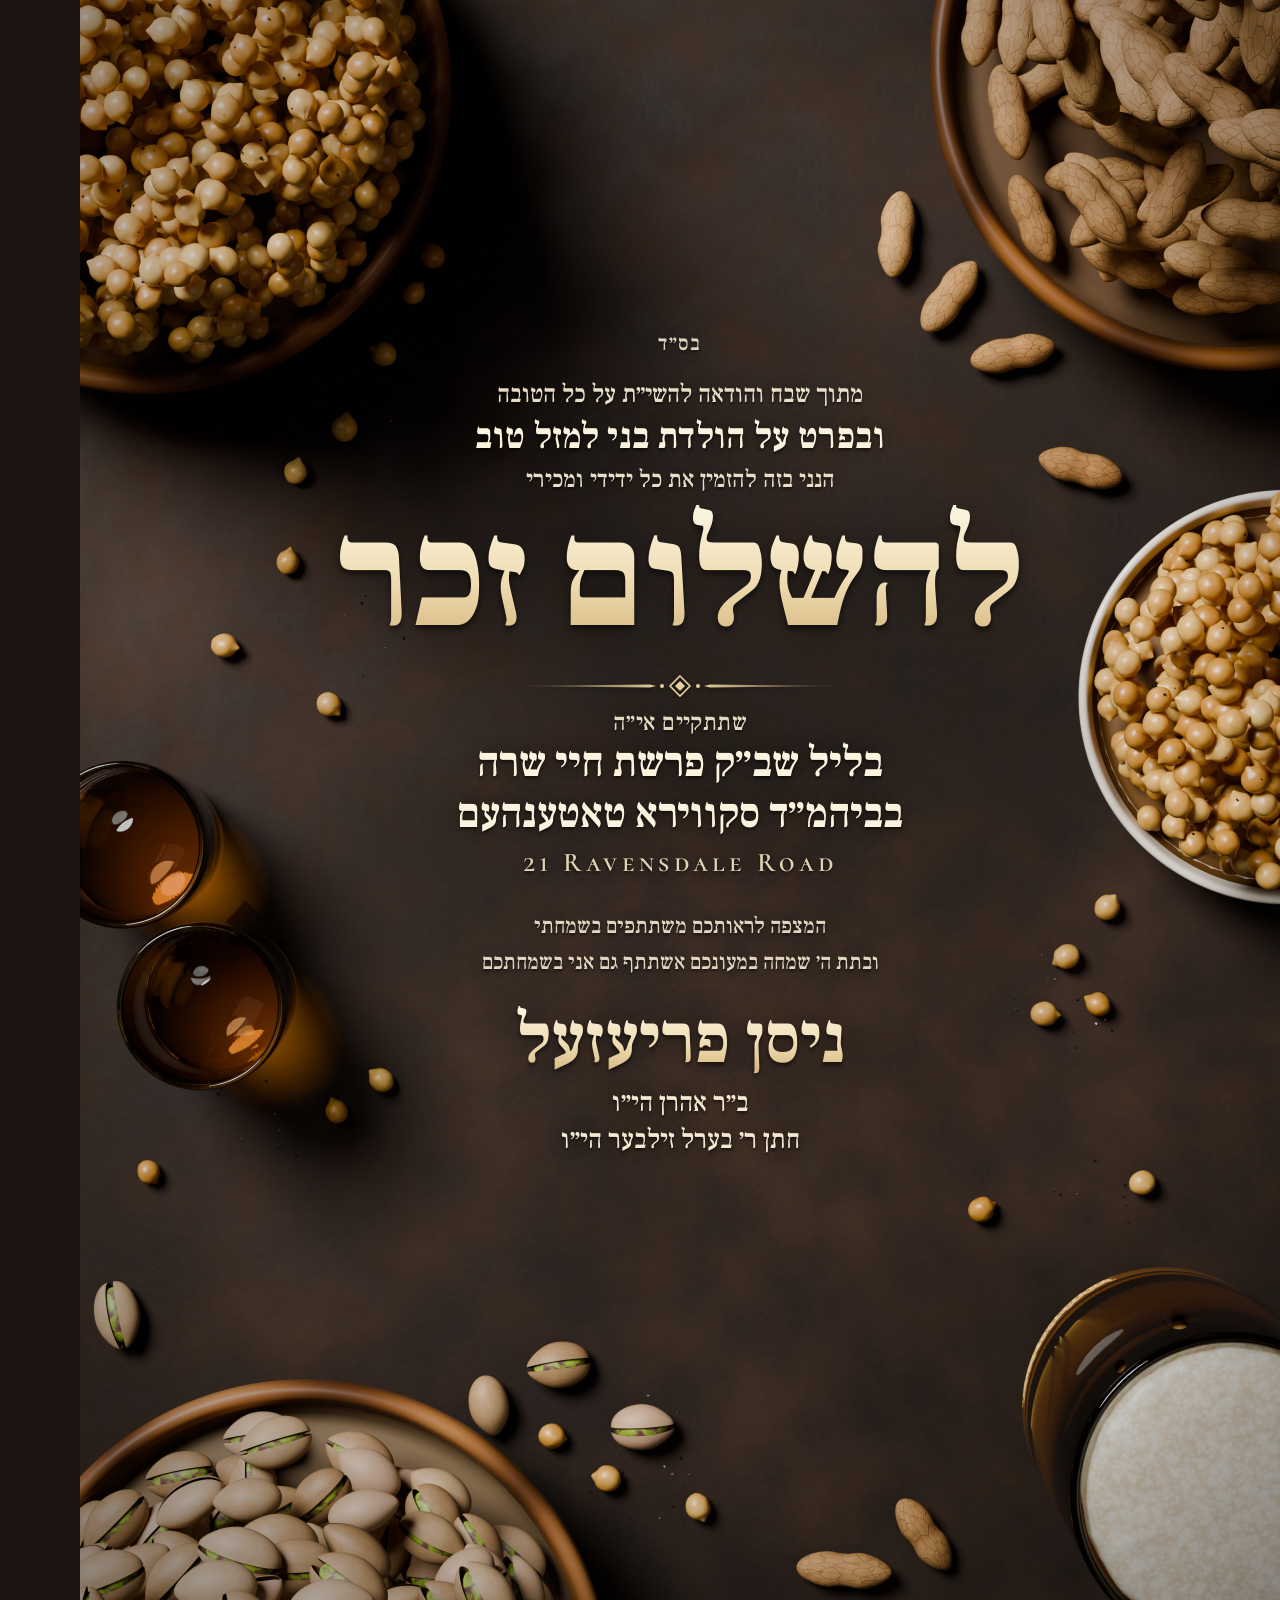
<file: shalom-zachar/index.html>
<!doctype html>
<html lang="he" dir="rtl">
<head>
<meta charset="utf-8">
<meta name="viewport" content="width=1200">
<title>שלום זכר – ניסן פריעזעל</title>
<link rel="stylesheet" href="fonts.css">
<style>
  :root{
    --cream:#f3e8d0;
    --cream-dim:#e2d3b3;
    --gold-1:#fbf3de;
    --gold-2:#efdcb2;
    --gold-3:#cfae72;
    --line:#c8a76a;
  }
  html,body{margin:0;padding:0;background:#1d1511;}
  #poster{position:relative;width:1200px;height:1600px;overflow:hidden;background:#2c211b;}
  #scene{position:absolute;inset:0;width:1200px;height:1600px;display:block;object-fit:cover;}
  /* soft photographic vignette + a touch of darkness behind the lettering */
  .shade{position:absolute;inset:0;pointer-events:none;
    background:
      radial-gradient(ellipse 40% 36% at 50% 47%, rgba(10,6,4,.28), rgba(10,6,4,0) 100%),
      radial-gradient(ellipse 78% 72% at 50% 50%, rgba(0,0,0,0) 58%, rgba(0,0,0,.38) 100%);}

  .content{
    position:absolute;left:200px;right:200px;top:0;bottom:0;
    display:flex;flex-direction:column;align-items:center;
    text-align:center;color:var(--cream);
    font-family:'Frank Ruhl Libre',serif;font-weight:500;
    text-shadow:0 2px 3px rgba(0,0,0,.55),0 0 18px rgba(0,0,0,.45);
  }
  .bsd{position:absolute;top:330px;font-size:21px;letter-spacing:.06em;opacity:.9}
  .intro{margin-top:378px;display:flex;flex-direction:column;align-items:center;gap:4px}
  .intro .l1{font-size:25px;opacity:.95}
  .intro .l2{font-size:36px;font-weight:700;color:var(--gold-1);letter-spacing:.01em}
  .intro .l3{font-size:24px;opacity:.95}

  .orn{display:block;width:360px;height:26px;margin:14px auto 0;filter:drop-shadow(0 2px 2px rgba(0,0,0,.5))}
  .orn.small{width:260px;height:20px}

  .headline{
    margin:2px 0 0;font-weight:900;font-size:150px;line-height:1.08;letter-spacing:-.005em;
    background:linear-gradient(180deg,var(--gold-1) 8%,var(--gold-2) 52%,var(--gold-3) 100%);
    -webkit-background-clip:text;background-clip:text;color:transparent;text-shadow:none;
    filter:drop-shadow(0 4px 3px rgba(0,0,0,.55)) drop-shadow(0 0 22px rgba(0,0,0,.35));
    padding:0 10px;
  }

  .when{display:flex;flex-direction:column;align-items:center;margin-top:8px}
  .when .pre{font-size:24px;opacity:.92;letter-spacing:.02em}
  .when .big{font-size:42px;font-weight:700;line-height:1.22;color:var(--gold-1)}
  .addr{
    direction:ltr;margin-top:6px;font-family:'Cormorant SC',serif;font-weight:600;
    font-size:27px;letter-spacing:.16em;color:var(--cream-dim);
  }

  .invite{margin-top:30px;font-size:22px;line-height:1.6;opacity:.9;max-width:600px}

  .name{
    margin-top:22px;font-weight:700;font-size:70px;line-height:1.1;
    background:linear-gradient(180deg,var(--gold-1) 10%,var(--gold-2) 55%,var(--gold-3) 100%);
    -webkit-background-clip:text;background-clip:text;color:transparent;text-shadow:none;
    filter:drop-shadow(0 3px 2px rgba(0,0,0,.55)) drop-shadow(0 0 16px rgba(0,0,0,.35));
    padding:0 8px;
  }
  .family{margin-top:6px;display:flex;flex-direction:column;align-items:center;gap:2px}
  .family div{font-size:27px;line-height:1.3}
</style>
</head>
<body>
<div id="poster">
  <img id="scene" src="table.jpg" alt="">
  <div class="shade"></div>

  <div class="content">
    <div class="bsd">בס״ד</div>

    <div class="intro">
      <div class="l1">מתוך שבח והודאה להשי״ת על כל הטובה</div>
      <div class="l2">ובפרט על הולדת בני למזל טוב</div>
      <div class="l3">הנני בזה להזמין את כל ידידי ומכירי</div>
    </div>

    <h1 class="headline">להשלום זכר</h1>

    <svg class="orn" viewBox="0 0 360 26" aria-hidden="true">
      <defs>
        <linearGradient id="ornL" x1="0" x2="1"><stop offset="0" stop-color="#c8a76a" stop-opacity="0"/><stop offset="1" stop-color="#e6cf9c"/></linearGradient>
        <linearGradient id="ornR" x1="1" x2="0"><stop offset="0" stop-color="#c8a76a" stop-opacity="0"/><stop offset="1" stop-color="#e6cf9c"/></linearGradient>
      </defs>
      <polygon points="8,13 150,11.6 156,13 150,14.4" fill="url(#ornL)"/>
      <polygon points="352,13 210,11.6 204,13 210,14.4" fill="url(#ornR)"/>
      <circle cx="162" cy="13" r="2" fill="#e6cf9c"/>
      <circle cx="198" cy="13" r="2" fill="#e6cf9c"/>
      <path d="M180 3 L190 13 L180 23 L170 13 Z" fill="none" stroke="#e6cf9c" stroke-width="1.6"/>
      <path d="M180 8 L185 13 L180 18 L175 13 Z" fill="#e6cf9c"/>
    </svg>

    <div class="when">
      <div class="pre">שתתקיים אי״ה</div>
      <div class="big">בליל שב״ק פרשת חיי שרה</div>
      <div class="big">בביהמ״ד סקווירא טאטענהעם</div>
      <div class="addr">21 Ravensdale Road</div>
    </div>

    <div class="invite">
      המצפה לראותכם משתתפים בשמחתי<br>
      ובתת ה׳ שמחה במעונכם אשתתף גם אני בשמחתכם
    </div>

    <div class="name">ניסן פריעזעל</div>
    <div class="family">
      <div>ב״ר אהרן הי״ו</div>
      <div>חתן ר׳ בערל זילבער הי״ו</div>
    </div>
  </div>
</div>

</body>
</html>
</file>
<file: fonts.css>
@font-face{
  font-family: 'Frank Ruhl Libre';
  font-style: normal;
  font-weight: 500;
  font-display: swap;
  src: url(fonts/FrankRuhlLibre-500-hebrew.woff2) format('woff2');
  unicode-range: U+0307-0308, U+0590-05FF, U+200C-2010, U+20AA, U+25CC, U+FB1D-FB4F;
}
@font-face{
  font-family: 'Frank Ruhl Libre';
  font-style: normal;
  font-weight: 500;
  font-display: swap;
  src: url(fonts/FrankRuhlLibre-500-latin.woff2) format('woff2');
  unicode-range: U+0000-00FF, U+0131, U+0152-0153, U+02BB-02BC, U+02C6, U+02DA, U+02DC, U+0304, U+0308, U+0329, U+2000-206F, U+20AC, U+2122, U+2191, U+2193, U+2212, U+2215, U+FEFF, U+FFFD;
}
@font-face{
  font-family: 'Frank Ruhl Libre';
  font-style: normal;
  font-weight: 700;
  font-display: swap;
  src: url(fonts/FrankRuhlLibre-700-hebrew.woff2) format('woff2');
  unicode-range: U+0307-0308, U+0590-05FF, U+200C-2010, U+20AA, U+25CC, U+FB1D-FB4F;
}
@font-face{
  font-family: 'Frank Ruhl Libre';
  font-style: normal;
  font-weight: 700;
  font-display: swap;
  src: url(fonts/FrankRuhlLibre-700-latin.woff2) format('woff2');
  unicode-range: U+0000-00FF, U+0131, U+0152-0153, U+02BB-02BC, U+02C6, U+02DA, U+02DC, U+0304, U+0308, U+0329, U+2000-206F, U+20AC, U+2122, U+2191, U+2193, U+2212, U+2215, U+FEFF, U+FFFD;
}
@font-face{
  font-family: 'Frank Ruhl Libre';
  font-style: normal;
  font-weight: 900;
  font-display: swap;
  src: url(fonts/FrankRuhlLibre-900-hebrew.woff2) format('woff2');
  unicode-range: U+0307-0308, U+0590-05FF, U+200C-2010, U+20AA, U+25CC, U+FB1D-FB4F;
}
@font-face{
  font-family: 'Frank Ruhl Libre';
  font-style: normal;
  font-weight: 900;
  font-display: swap;
  src: url(fonts/FrankRuhlLibre-900-latin.woff2) format('woff2');
  unicode-range: U+0000-00FF, U+0131, U+0152-0153, U+02BB-02BC, U+02C6, U+02DA, U+02DC, U+0304, U+0308, U+0329, U+2000-206F, U+20AC, U+2122, U+2191, U+2193, U+2212, U+2215, U+FEFF, U+FFFD;
}
@font-face{
  font-family: 'Heebo';
  font-style: normal;
  font-weight: 400;
  font-display: swap;
  src: url(fonts/Heebo-400-hebrew.woff2) format('woff2');
  unicode-range: U+0307-0308, U+0590-05FF, U+200C-2010, U+20AA, U+25CC, U+FB1D-FB4F;
}
@font-face{
  font-family: 'Heebo';
  font-style: normal;
  font-weight: 400;
  font-display: swap;
  src: url(fonts/Heebo-400-latin.woff2) format('woff2');
  unicode-range: U+0000-00FF, U+0131, U+0152-0153, U+02BB-02BC, U+02C6, U+02DA, U+02DC, U+0304, U+0308, U+0329, U+2000-206F, U+20AC, U+2122, U+2191, U+2193, U+2212, U+2215, U+FEFF, U+FFFD;
}
@font-face{
  font-family: 'Heebo';
  font-style: normal;
  font-weight: 500;
  font-display: swap;
  src: url(fonts/Heebo-500-hebrew.woff2) format('woff2');
  unicode-range: U+0307-0308, U+0590-05FF, U+200C-2010, U+20AA, U+25CC, U+FB1D-FB4F;
}
@font-face{
  font-family: 'Heebo';
  font-style: normal;
  font-weight: 500;
  font-display: swap;
  src: url(fonts/Heebo-500-latin.woff2) format('woff2');
  unicode-range: U+0000-00FF, U+0131, U+0152-0153, U+02BB-02BC, U+02C6, U+02DA, U+02DC, U+0304, U+0308, U+0329, U+2000-206F, U+20AC, U+2122, U+2191, U+2193, U+2212, U+2215, U+FEFF, U+FFFD;
}
@font-face{
  font-family: 'Heebo';
  font-style: normal;
  font-weight: 700;
  font-display: swap;
  src: url(fonts/Heebo-700-hebrew.woff2) format('woff2');
  unicode-range: U+0307-0308, U+0590-05FF, U+200C-2010, U+20AA, U+25CC, U+FB1D-FB4F;
}
@font-face{
  font-family: 'Heebo';
  font-style: normal;
  font-weight: 700;
  font-display: swap;
  src: url(fonts/Heebo-700-latin.woff2) format('woff2');
  unicode-range: U+0000-00FF, U+0131, U+0152-0153, U+02BB-02BC, U+02C6, U+02DA, U+02DC, U+0304, U+0308, U+0329, U+2000-206F, U+20AC, U+2122, U+2191, U+2193, U+2212, U+2215, U+FEFF, U+FFFD;
}
</file>
<file: style.css>
:root{--navy:#0b1730;--navy2:#13244a;--deep:#070f22;--burg:#5e1625;--burg2:#7a1f30;--gold:#c9a24a;--gold2:#e6cb83;--cream:#f7f1e3;--paper:#fbf8f0;--ink:#1d1a16;--muted:#6a5f4e}
*{box-sizing:border-box}
html{scroll-behavior:smooth}
body{margin:0;font-family:Heebo,"Noto Sans Hebrew",sans-serif;font-size:17px;line-height:1.75;color:var(--ink);background:var(--paper);-webkit-text-size-adjust:100%}
h1,h2,h3,.brand-t,.foot-name,blockquote,.medal,.seal,.monogram span{font-family:"Frank Ruhl Libre","Noto Serif Hebrew",serif}
a{color:inherit}
.wrap{width:min(1120px,100% - 40px);margin-inline:auto}
.ph{color:#9a7a2c;background:rgba(201,162,74,.12);border-bottom:1px dashed var(--gold);padding:0 .2em;border-radius:3px}
.ph-block{color:#8a6d27;background:rgba(201,162,74,.10);border:1px dashed rgba(201,162,74,.7);padding:.7em 1em;border-radius:8px;font-size:.95em}
.kicker{margin:0 0 .3em;color:var(--burg2);font-weight:700;letter-spacing:.02em;font-size:.95rem}
.kicker::before{content:"";display:inline-block;width:26px;height:1.5px;background:var(--gold);vertical-align:middle;margin-inline-end:10px}
.kicker.light{color:var(--gold2)}
h2{font-size:clamp(1.9rem,6vw,2.7rem);line-height:1.25;margin:0 0 .6em;color:var(--navy);font-weight:700}
h2.light{color:var(--cream)}
section{padding:72px 0}

/* header */
.top{position:sticky;top:0;z-index:20;background:rgba(7,15,34,.94);backdrop-filter:blur(8px);-webkit-backdrop-filter:blur(8px);border-bottom:1px solid rgba(201,162,74,.35)}
.top-in{display:flex;align-items:center;justify-content:space-between;gap:16px;min-height:62px}
.brand{display:flex;align-items:center;gap:10px;text-decoration:none;color:var(--cream);flex:none}
.seal{display:inline-grid;place-items:center;width:38px;height:38px;border-radius:50%;border:1.5px solid var(--gold);color:var(--gold2);font-size:1.3rem;font-weight:900;box-shadow:inset 0 0 0 3px var(--deep),inset 0 0 0 4px rgba(201,162,74,.5)}
.brand-t{font-size:1.2rem;font-weight:700;white-space:nowrap}
.nav{display:flex;gap:4px;align-items:center}
.nav a{color:#d9d2c0;text-decoration:none;padding:8px 12px;border-radius:6px;font-size:.98rem;white-space:nowrap}
.nav a:hover{color:var(--gold2)}
.nav-cta{background:var(--gold);color:var(--deep)!important;font-weight:700}

/* hero */
.hero{position:relative;min-height:92vh;display:grid;place-items:center;padding:56px 18px;overflow:hidden;background:var(--deep);color:var(--cream);text-align:center}
.hero-bg{position:absolute;inset:0;background:linear-gradient(180deg,rgba(7,15,34,.55) 0%,rgba(7,15,34,.55) 40%,rgba(7,15,34,.92) 100%),url(img/hero.jpg) center 60%/cover no-repeat}
.hero-bg::after{content:"";position:absolute;inset:0;background-image:url("data:image/svg+xml,%3Csvg xmlns='http://www.w3.org/2000/svg' width='60' height='60'%3E%3Cpath d='M30 0l30 30-30 30L0 30z' fill='none' stroke='%23c9a24a' stroke-opacity='.08'/%3E%3C/svg%3E")}
.hero-frame{position:relative;z-index:1;width:min(720px,100%);padding:44px 26px 40px;border:1px solid rgba(201,162,74,.75);outline:1px solid rgba(201,162,74,.35);outline-offset:7px;background:rgba(7,15,34,.42)}
.corner{position:absolute;width:26px;height:26px;border:2px solid var(--gold2)}
.c1{top:-6px;right:-6px;border-left:0;border-bottom:0}.c2{top:-6px;left:-6px;border-right:0;border-bottom:0}.c3{bottom:-6px;right:-6px;border-left:0;border-top:0}.c4{bottom:-6px;left:-6px;border-right:0;border-top:0}
.bsd{position:absolute;top:10px;right:14px;margin:0;font-size:.85rem;color:var(--gold2);opacity:.85}
.hero-pre{margin:0 0 14px;color:var(--gold2);font-size:clamp(.95rem,3.6vw,1.15rem);font-weight:500}
.hero h1{margin:0;font-size:clamp(2.6rem,11vw,5.2rem);line-height:1.12;font-weight:900;color:var(--cream);text-shadow:0 2px 24px rgba(0,0,0,.5)}
.hero h1 span{color:var(--gold2);background:linear-gradient(180deg,#f3dea1,#c9a24a 70%,#a5822f);-webkit-background-clip:text;background-clip:text;-webkit-text-fill-color:transparent}
.orn{color:var(--gold);width:220px;margin:18px auto}
.orn svg{display:block;width:100%;height:auto}
.orn.small{width:180px;margin:0 auto 14px}
.hero-line{font-size:clamp(1.05rem,4.2vw,1.35rem);margin:0 0 28px;color:#efe7d3}
.hero-btns{display:flex;gap:12px;justify-content:center;flex-wrap:wrap}
.btn{display:inline-block;text-decoration:none;font-weight:700;padding:13px 28px;border-radius:999px;font-size:1.05rem;transition:transform .15s,box-shadow .15s}
.btn:hover{transform:translateY(-1px)}
.btn.gold{background:linear-gradient(180deg,#ecd28d,#c9a24a);color:var(--deep);box-shadow:0 6px 20px rgba(201,162,74,.3)}
.btn.ghost{border:1.5px solid var(--gold);color:var(--gold2)}
.btn.big{font-size:1.2rem;padding:16px 44px}

/* about */
.about{background:var(--paper)}
.about-grid{display:grid;grid-template-columns:1.4fr 1fr;gap:48px;align-items:center}
.about p{margin:0 0 1em}
.quote{margin:0;text-align:center;padding:42px 28px;background:var(--cream);border:1px solid rgba(201,162,74,.6);outline:1px solid rgba(201,162,74,.3);outline-offset:-8px;position:relative}
.qmark{display:block;font-family:"Frank Ruhl Libre",serif;font-size:4rem;line-height:.6;color:var(--gold);height:.5em}
.quote blockquote{margin:.4em 0 .3em;font-size:clamp(1.8rem,6vw,2.4rem);font-weight:900;color:var(--burg)}
.quote figcaption{color:var(--muted)}
.stats{display:grid;grid-template-columns:repeat(4,1fr);gap:14px;margin-top:48px}
.stats div{text-align:center;padding:20px 8px;border-top:2px solid var(--gold);background:#fff;box-shadow:0 2px 14px rgba(11,23,48,.06)}
.stats b{display:inline-block;font-family:"Frank Ruhl Libre",serif;font-size:1.5rem;margin-bottom:4px}
.stats span{display:block;color:var(--muted);font-size:.95rem}

/* rebbe */
.rebbe{background:radial-gradient(ellipse at 30% 0%,var(--burg2),var(--burg) 55%,#3f0d18);color:#f1e7d6}
.rebbe-in{display:grid;grid-template-columns:240px 1fr;gap:48px;align-items:center}
.monogram{position:relative;color:var(--gold);width:220px;aspect-ratio:1;margin-inline:auto}
.monogram svg{width:100%;height:100%}
.monogram span{position:absolute;inset:0;display:grid;place-items:center;font-size:5.5rem;font-weight:900;color:var(--gold2);line-height:1}
.rebbe-name{display:inline-block;font-size:1.15rem;margin:0 0 1em}
.rebbe .ph,.rebbe .ph-block{color:#f0d796;background:rgba(0,0,0,.18)}
.rebbe p{margin:0 0 1em}

/* mosdos */
.mosdos{background:linear-gradient(180deg,var(--navy),var(--deep));color:#e6dfcd;position:relative}
.mosdos::before{content:"";position:absolute;inset:0;background-image:url("data:image/svg+xml,%3Csvg xmlns='http://www.w3.org/2000/svg' width='60' height='60'%3E%3Cpath d='M30 0l30 30-30 30L0 30z' fill='none' stroke='%23c9a24a' stroke-opacity='.07'/%3E%3C/svg%3E");pointer-events:none}
.mosdos .wrap{position:relative}
.note{margin:-.6em 0 28px;color:#b8ab8a;font-size:.92rem}
.note::before{content:"✦ ";color:var(--gold)}
.cards{display:grid;grid-template-columns:repeat(3,1fr);gap:18px}
.card{background:linear-gradient(180deg,rgba(255,255,255,.05),rgba(255,255,255,.02));border:1px solid rgba(201,162,74,.4);border-radius:4px;padding:28px 24px;position:relative}
.card::after{content:"";position:absolute;inset:6px;border:1px solid rgba(201,162,74,.14);pointer-events:none}
.medal{display:inline-grid;place-items:center;min-width:60px;height:60px;padding:0 10px;border-radius:30px;border:1.5px solid var(--gold);color:var(--gold2);font-weight:700;font-size:1.15rem;margin-bottom:12px;background:rgba(201,162,74,.08)}
.card h3{margin:0 0 .3em;font-size:1.5rem;color:var(--cream)}
.card p{margin:0;color:#c9c0aa;font-size:.98rem}
.card .ph{color:#e9cf87;background:rgba(201,162,74,.1)}

/* donate */
.donate{background:var(--cream);text-align:center}
.donate-box{max-width:760px;padding:48px 24px;border:1px solid rgba(201,162,74,.7);outline:1px solid rgba(201,162,74,.3);outline-offset:8px;background:var(--paper)}
.donate .lead{font-size:1.1rem;margin:0 auto 26px;max-width:560px}
.amounts{display:flex;flex-wrap:wrap;gap:10px;justify-content:center;margin-bottom:24px}
.amounts button{font:inherit;font-weight:700;font-size:1.1rem;min-width:84px;padding:10px 16px;border-radius:8px;border:1.5px solid var(--navy);background:#fff;color:var(--navy);cursor:pointer;direction:ltr}
.amounts button.on{background:var(--navy);color:var(--gold2)}
.donate .btn.gold{box-shadow:0 8px 22px rgba(94,22,37,.18)}
.small-print{margin:22px 0 0;color:var(--muted);font-size:.92rem}

/* news */
.news{background:var(--paper)}
.news-list{display:grid;grid-template-columns:repeat(3,1fr);gap:18px}
.item{background:#fff;padding:24px;border-top:3px solid var(--burg);box-shadow:0 2px 14px rgba(11,23,48,.06)}
.item time{display:inline-block;font-size:.88rem;margin-bottom:8px}
.item h3{margin:0 0 .4em;font-size:1.3rem}
.item p{margin:0;font-size:.96rem}

/* contact */
.contact{background:var(--navy);color:#e6dfcd}
.contact-grid{display:grid;grid-template-columns:repeat(4,1fr);gap:14px}
.ci{padding:20px;border:1px solid rgba(201,162,74,.4);border-radius:4px}
.ci span{display:block;color:var(--gold2);font-size:.9rem;margin-bottom:4px}
.ci b{font-weight:500;color:#f0d796;background:rgba(201,162,74,.1)}

/* footer */
.foot{background:var(--deep);color:#a99f88;text-align:center;padding:44px 0 calc(36px + env(safe-area-inset-bottom));border-top:1px solid rgba(201,162,74,.4)}
.foot .seal{width:46px;height:46px;font-size:1.5rem}
.foot-name{font-size:1.5rem;color:var(--cream);margin:10px 0 2px;font-weight:700}
.foot p{margin:0 0 4px}
.copy{font-size:.85rem;margin-top:14px!important;opacity:.8}

@media (max-width:860px){
  .top-in{flex-direction:column;align-items:stretch;gap:0;padding:8px 0 0}
  .brand{justify-content:center;padding-bottom:6px}
  .nav{flex-wrap:wrap;justify-content:center;gap:2px 0;padding:2px 0 8px}
  .nav::-webkit-scrollbar{display:none}
  .nav a{padding:5px 9px;font-size:.93rem}
  .card{padding:22px 20px}
  .about-grid,.rebbe-in{grid-template-columns:1fr;gap:32px}
  .monogram{width:170px}
  .rebbe-t{text-align:center}
  .cards,.news-list{grid-template-columns:1fr}
  .stats,.contact-grid{grid-template-columns:repeat(2,1fr)}
  section{padding:56px 0}
  .hero{min-height:auto;padding:44px 16px 56px}
  .hero-frame{padding:44px 18px 34px}
}

.brand-crown{width:64px;height:auto;display:block;filter:drop-shadow(0 1px 4px rgba(0,0,0,.4))}
.hero-crown{display:block;width:clamp(240px,72vw,440px);height:auto;margin:6px auto 10px;filter:drop-shadow(0 6px 22px rgba(201,162,74,.35))}
.monogram img{position:absolute;left:50%;top:50%;width:58%;transform:translate(-50%,-52%);filter:drop-shadow(0 4px 14px rgba(0,0,0,.35))}
.foot-crown{width:84px;height:auto;display:block;margin:0 auto}

/* v2 contact */
.ci b{display:block;background:none;font-weight:500;color:#f0d796}
.ci b+b{margin-top:4px}
.ci a{text-decoration:none}
.ci a:hover{text-decoration:underline}
.ci small{display:block;color:#b8ab8a;font-size:.88rem;margin-top:2px}
.ci-mail a{font-size:.92rem;overflow-wrap:anywhere;word-break:break-word}
.small-print a{color:var(--burg2);font-weight:600;text-decoration:none;overflow-wrap:anywhere}
.foot a{text-decoration:none}
@media (max-width:860px){.ci-mail{grid-column:1/-1}.ci-mail a{font-size:1rem;overflow-wrap:normal;word-break:normal}}
.ci small[dir=ltr]{text-align:right}

.card.has-img{padding-top:0;overflow:hidden}.card-img{display:block;width:calc(100% + 48px);margin:0 -24px 18px;aspect-ratio:3/2;object-fit:cover;border-bottom:1px solid rgba(201,162,74,.4)}
@media(max-width:860px){.card-img{width:calc(100% + 40px);margin:0 -20px 16px}}

.rebbe-photo{margin:0 0 26px;border:1px solid rgba(201,162,74,.55);padding:6px;background:rgba(0,0,0,.18)}.rebbe-photo img{display:block;width:100%;height:auto}.rebbe-photo figcaption{font-size:.9rem;color:#e9cf87;padding:8px 4px 2px;text-align:center}


/* ===== v3: language toggle, hanhala, gallery, dedications ===== */
.top .wrap{width:min(1280px,100% - 32px)}
.top-in{position:relative}
.nav a{padding:8px 10px;font-size:.96rem}
.lang-btn{order:3;flex:none;display:inline-flex;align-items:center;gap:0;padding:3px;border-radius:999px;border:1px solid rgba(201,162,74,.6);background:rgba(255,255,255,.04);cursor:pointer;font:inherit;line-height:1}
.lang-btn span{padding:6px 10px;border-radius:999px;font-size:.86rem;color:#d9d2c0;white-space:nowrap}
.lang-btn .l-en{font-family:Heebo,sans-serif;letter-spacing:.02em}
html:not([lang=en]) .lang-btn .l-yi,html[lang=en] .lang-btn .l-en{background:var(--gold);color:var(--deep);font-weight:700}
.nav{order:2}
html[lang=en] .yi-only{display:none!important}
html[lang=en] #gBox{direction:ltr!important}
html[lang=en] .hero h1{font-size:clamp(2.2rem,8.6vw,3.9rem)}
html[lang=en] .hero h1 span{font-size:.72em}
html[lang=en] .brand-t{font-family:"Frank Ruhl Libre",serif;letter-spacing:.01em}
html[lang=en] .ci small[dir=ltr]{text-align:left}
html[lang=en] .kicker{letter-spacing:.06em;text-transform:uppercase;font-size:.85rem}

/* hanhala */
.hanhala{background:var(--cream);text-align:center;position:relative}
.hanhala .kicker::after{content:"";display:inline-block;width:26px;height:1.5px;background:var(--gold);vertical-align:middle;margin-inline-start:10px}
.hn-top{max-width:560px;margin:8px auto 34px;padding:30px 24px 26px;background:linear-gradient(180deg,var(--navy2),var(--navy));color:var(--cream);border:1px solid rgba(201,162,74,.75);outline:1px solid rgba(201,162,74,.35);outline-offset:6px;position:relative}
.hn-crown{width:96px;height:96px;margin:0 auto 10px;border-radius:50%;display:grid;place-items:center;border:1.5px solid var(--gold);box-shadow:inset 0 0 0 4px var(--navy),inset 0 0 0 5px rgba(201,162,74,.5);background:radial-gradient(circle,#1c3263,#0b1730)}
.hn-crown img{width:66px;height:auto;filter:drop-shadow(0 2px 6px rgba(0,0,0,.4))}
.hn-top .hn-role{color:var(--gold2)}
.hn-top h3{margin:.1em 0 .15em;font-size:clamp(1.45rem,5vw,1.9rem);color:var(--cream);line-height:1.3}
.hn-sub{margin:0;color:#d8cfb8;font-size:1.05rem}
.hn-role{margin:0 0 .2em;color:var(--burg2);font-weight:700;font-size:.95rem;letter-spacing:.02em}
.hn-grid{display:grid;grid-template-columns:repeat(4,1fr);gap:16px}
.hn-card{background:var(--paper);border:1px solid rgba(201,162,74,.55);padding:24px 16px 20px;position:relative}
.hn-card::after{content:"";position:absolute;inset:5px;border:1px solid rgba(201,162,74,.18);pointer-events:none}
.hn-seal{display:inline-grid;place-items:center;width:58px;height:58px;border-radius:50%;margin-bottom:10px;font-family:"Frank Ruhl Libre",serif;font-weight:700;font-size:1.25rem;color:var(--gold2);background:radial-gradient(circle at 35% 30%,#1c3263,#0b1730);box-shadow:0 0 0 1.5px var(--gold),0 0 0 4px var(--paper),0 0 0 5px rgba(201,162,74,.5)}
.hn-card h3{margin:0;font-size:1.12rem;line-height:1.4;color:var(--navy)}
html[lang=en] .hn-role{text-transform:uppercase;letter-spacing:.07em;font-size:.8rem}

/* gallery */
.gallery{background:var(--paper)}
.g-grid{display:grid;grid-template-columns:repeat(2,1fr);gap:16px;max-width:980px;margin:0 auto}
.g-item{margin:0}
.g-open{display:block;width:100%;padding:0;border:0;background:none;cursor:zoom-in;position:relative;overflow:hidden;border-radius:3px;box-shadow:0 2px 14px rgba(11,23,48,.10)}
.g-open::after{content:"";position:absolute;inset:6px;border:1px solid rgba(230,203,131,.55);pointer-events:none}
.g-open img{display:block;width:100%;height:auto;aspect-ratio:3/2;object-fit:cover;transition:transform .4s}
.g-open:hover img{transform:scale(1.04)}
.g-item figcaption{margin-top:8px;font-size:.95rem;color:var(--muted);text-align:center}
.lb{position:fixed;inset:0;z-index:9998;background:rgba(5,10,24,.94);display:flex;align-items:center;justify-content:center;padding:56px 12px 24px}
.lb[hidden]{display:none}
.lb-fig{margin:0;max-width:min(1200px,100%);text-align:center}
.lb-fig img{display:block;max-width:100%;max-height:78vh;margin:0 auto;border:1px solid rgba(201,162,74,.5)}
.lb-fig figcaption{color:var(--gold2);margin-top:10px;font-size:1.05rem}
.lb-x{position:absolute;top:10px;inset-inline-end:14px;width:44px;height:44px;border-radius:50%;border:1px solid rgba(201,162,74,.6);background:rgba(255,255,255,.06);color:var(--cream);font-size:1.7rem;line-height:1;cursor:pointer}
.lb-nav{position:absolute;top:50%;transform:translateY(-50%);width:46px;height:46px;border-radius:50%;border:1px solid rgba(201,162,74,.6);background:rgba(7,15,34,.7);color:var(--gold2);font-size:1.9rem;line-height:1;cursor:pointer;z-index:1}
.lb-prev{inset-inline-start:10px}.lb-next{inset-inline-end:10px}

/* dedications */
.dedic{background:radial-gradient(ellipse at 70% 0%,var(--navy2),var(--navy) 50%,var(--deep));color:#e6dfcd;position:relative;text-align:center}
.dedic::before{content:"";position:absolute;inset:0;background-image:url("data:image/svg+xml,%3Csvg xmlns='http://www.w3.org/2000/svg' width='60' height='60'%3E%3Cpath d='M30 0l30 30-30 30L0 30z' fill='none' stroke='%23c9a24a' stroke-opacity='.07'/%3E%3C/svg%3E");pointer-events:none}
.dedic .wrap{position:relative}
.dedic .kicker::after{content:"";display:inline-block;width:26px;height:1.5px;background:var(--gold);vertical-align:middle;margin-inline-start:10px}
.dd-lead{max-width:640px;margin:-.3em auto 32px;color:#cfc5ad}
.tiers{display:grid;grid-template-columns:repeat(4,1fr);gap:16px}
.tier{display:flex;flex-direction:column;align-items:center;padding:26px 18px 22px;border:1px solid rgba(201,162,74,.45);background:linear-gradient(180deg,rgba(255,255,255,.06),rgba(255,255,255,.02));position:relative}
.tier::after{content:"";position:absolute;inset:6px;border:1px solid rgba(201,162,74,.14);pointer-events:none}
.tier .t-amt{flex:none;margin:0 0 8px;font-family:"Frank Ruhl Libre",serif;font-weight:900;font-size:2rem;line-height:1.1;background:linear-gradient(180deg,#f3dea1,#c9a24a 70%,#a5822f);-webkit-background-clip:text;background-clip:text;-webkit-text-fill-color:transparent}
.tier h3{margin:0 0 .35em;font-size:1.25rem;line-height:1.3;color:var(--cream)}
.tier p{margin:0 0 16px;font-size:.94rem;color:#c9c0aa;flex:1}
.t-btn{position:relative;z-index:1;font:inherit;font-weight:700;font-size:1rem;padding:9px 26px;border-radius:999px;border:1.5px solid var(--gold);background:transparent;color:var(--gold2);cursor:pointer;transition:background .15s,color .15s}
.t-btn:hover,.tier.feat .t-btn{background:linear-gradient(180deg,#ecd28d,#c9a24a);color:var(--deep)}
.tier.feat{border-color:var(--gold);background:linear-gradient(180deg,rgba(201,162,74,.18),rgba(201,162,74,.05));box-shadow:0 10px 30px rgba(0,0,0,.25)}

@media (max-width:1100px){
  .top-in{flex-direction:column;align-items:stretch;gap:0;padding:8px 0 0}
  .brand{justify-content:center;padding-bottom:6px}
  .lang-btn{position:absolute;top:13px;inset-inline-end:0}
  .nav{flex-wrap:wrap;justify-content:center;gap:2px 0;padding:2px 0 8px}
  .tiers,.hn-grid{grid-template-columns:repeat(2,1fr)}
}
@media (max-width:860px){
  .top-in{padding-top:6px}
  .brand{justify-content:flex-start;padding-inline-end:120px}
  .brand-crown{width:52px}
  .brand-t{font-size:1.08rem}
  .lang-btn{top:12px}
  .lang-btn span{padding:5px 8px;font-size:.8rem}
  .nav{flex-wrap:nowrap;justify-content:flex-start;overflow-x:auto;-webkit-overflow-scrolling:touch;scrollbar-width:none;padding:2px 0 8px;mask-image:linear-gradient(to left,#000 88%,transparent);-webkit-mask-image:linear-gradient(to left,#000 88%,transparent)}
  html[dir=ltr] .nav{mask-image:linear-gradient(to right,#000 88%,transparent);-webkit-mask-image:linear-gradient(to right,#000 88%,transparent)}
  .g-grid{grid-template-columns:repeat(2,1fr);gap:10px}
  .g-item figcaption{font-size:.85rem;line-height:1.4}
  .hn-grid{gap:10px}
  .hn-card{padding:18px 10px 16px}
  .hn-card h3{font-size:1rem}
  .tiers{grid-template-columns:1fr;gap:12px}
  .lb-nav{top:auto;bottom:18px;transform:none}
  .lb{padding-bottom:80px}
}

/* ===== v4: dvar torah, kol koreh, ask the rebbe ===== */
section[id]{scroll-margin-top:70px}
.vort{background:var(--paper);text-align:center}
.vort .kicker::after,.ask .kicker::after{content:"";display:inline-block;width:26px;height:1.5px;background:var(--gold);vertical-align:middle;margin-inline-start:10px}
.vort-card{max-width:780px;margin:0 auto;text-align:start;background:#fff;border:1px solid rgba(201,162,74,.55);outline:1px solid rgba(201,162,74,.25);outline-offset:-9px;padding:40px clamp(22px,5vw,52px) 32px;box-shadow:0 6px 30px rgba(11,23,48,.07);position:relative}
.vort-open{text-align:center;margin:0 0 14px}
.vort-open span{display:inline-block;font-family:"Frank Ruhl Libre",serif;font-weight:900;font-size:clamp(2.6rem,10vw,3.6rem);line-height:1.1;color:var(--burg);padding:6px 26px 10px;border-top:2px solid var(--gold);border-bottom:2px solid var(--gold);position:relative}
.vort-open span::before,.vort-open span::after{content:"";position:absolute;top:50%;width:9px;height:9px;background:var(--gold);transform:translateY(-50%) rotate(45deg)}
.vort-open span::before{right:-5px}.vort-open span::after{left:-5px}
.vort-pasuk{font-family:"Frank Ruhl Libre",serif;font-size:1.22rem;line-height:1.8;color:var(--navy);text-align:center;margin:0 0 22px;padding-bottom:18px;border-bottom:1px solid rgba(201,162,74,.4)}
.vort-pasuk small{font-family:Heebo,sans-serif;font-size:.78rem;color:var(--muted);white-space:nowrap}
.vort-body p{margin:0 0 1em;font-size:1.06rem;line-height:1.9;text-align:justify}
.vort-body p:first-child::first-letter{font-family:"Frank Ruhl Libre",serif;font-weight:900;color:var(--burg);font-size:1.5em}
.vort-src{margin:18px 0 0;text-align:end;font-family:"Frank Ruhl Libre",serif;font-weight:700;color:var(--burg2)}

.kolkoreh{background:radial-gradient(ellipse at 50% 0%,var(--burg2),var(--burg) 55%,#3f0d18)}
.kk-poster{max-width:860px;margin:0 auto;background:radial-gradient(ellipse at 50% 30%,#fbf5e4,#f1e5c6 75%,#e8d7ad);color:#231b10;text-align:center;padding:46px clamp(20px,5vw,60px) 36px;border:3px double #a8822f;outline:2px solid #c9a24a;outline-offset:-14px;box-shadow:0 18px 50px rgba(0,0,0,.35),inset 0 0 60px rgba(150,110,40,.18);position:relative}
.kk-poster::before{content:"";position:absolute;inset:20px;border:1px solid rgba(168,130,47,.55);pointer-events:none}
.kk-bsd{position:absolute;top:26px;right:32px;margin:0;font-size:.85rem;color:#6b5420}
html[dir=ltr] .kk-bsd{right:auto;left:32px}
.kk-title{font-size:clamp(3rem,13vw,5.4rem);font-weight:900;line-height:1.05;margin:4px 0 4px;color:#5e1625;letter-spacing:.02em;text-shadow:0 1px 0 rgba(255,255,255,.6)}
.kk-poster .orn{color:#a8822f}
.kk-to{font-family:"Frank Ruhl Libre",serif;font-weight:700;font-size:clamp(1.08rem,4vw,1.3rem);color:var(--navy);margin:0 auto 20px;max-width:600px;line-height:1.5}
.kk-text{text-align:justify;font-family:"Frank Ruhl Libre",serif;font-size:1.12rem;line-height:1.85;position:relative}
.kk-text p{margin:0 0 .8em}
.kk-text b{color:#5e1625}
.kk-seal{font-family:"Frank Ruhl Libre",serif;font-weight:900;font-size:1.25rem;color:#5e1625;margin:20px 0 18px;position:relative}
.kk-head{display:flex;flex-direction:column;align-items:center;margin:0 auto 18px;padding:10px 0 0;position:relative}
.kk-head b,.kk-sig b{font-family:"Frank Ruhl Libre",serif;font-weight:700;color:var(--navy);line-height:1.35}
.kk-head b{font-size:1.28rem;padding-top:8px;border-top:1px solid rgba(35,27,16,.55);min-width:240px}
.kk-head span,.kk-sig span{font-size:.86rem;color:#6b5420;line-height:1.35;margin-top:3px}
.kk-sigs{display:grid;grid-template-columns:repeat(3,1fr);gap:22px 22px;position:relative}
.kk-sig{display:flex;flex-direction:column;align-items:center;padding-top:8px;border-top:1px solid rgba(35,27,16,.45)}
.kk-sig b{font-size:1.02rem}
.kk-date{margin:26px 0 0;font-size:.92rem;color:#6b5420;position:relative}
.kk-cta{text-align:center;margin:30px 0 0}

.ask{background:var(--cream);text-align:center}
.ask-in{max-width:720px}
.ask .lead{font-size:1.08rem;margin:0 auto 26px;max-width:580px}
.ask-form{text-align:start;background:var(--paper);border:1px solid rgba(201,162,74,.7);outline:1px solid rgba(201,162,74,.3);outline-offset:7px;padding:30px clamp(18px,4vw,36px) 28px}
.ask-row{display:grid;grid-template-columns:1fr 1fr;gap:16px}
.ask-form label{display:block;margin-bottom:16px}
.ask-form label>span{display:block;font-weight:700;color:var(--navy);margin-bottom:6px}
.ask-form small{font-weight:400;color:var(--muted)}
.ask-form input,.ask-form textarea{width:100%;font:inherit;font-size:16px;padding:11px 14px;border:1px solid #cdbf9c;border-radius:6px;background:#fff;color:var(--ink)}
.ask-form input:focus,.ask-form textarea:focus{outline:2px solid rgba(201,162,74,.6);border-color:var(--gold)}
.ask-form textarea{resize:vertical;min-height:140px;line-height:1.6}
.ask-form input[type=email]{text-align:left}
.ask-note{margin:-6px 0 18px;font-size:.9rem;color:var(--muted)}
.ask-form button{border:0;cursor:pointer;font-family:inherit;display:block;margin:0 auto}
.ask-form{position:relative}
.ask-hp{position:absolute!important;top:0;inset-inline-start:0;width:1px!important;height:1px!important;padding:0!important;border:0!important;overflow:hidden;clip:rect(0 0 0 0);clip-path:inset(50%);opacity:0;pointer-events:none}
.ask-thanks{display:flex;align-items:center;gap:14px;justify-content:center;background:var(--navy);color:var(--cream);border:1px solid var(--gold);padding:18px 22px;margin:0 0 22px;text-align:start}
.ask-thanks[hidden]{display:none}
.ask-thanks p{margin:0;font-family:"Frank Ruhl Libre",serif;font-weight:700;font-size:1.15rem}
.ask-tick{flex:none;display:grid;place-items:center;width:38px;height:38px;border-radius:50%;background:var(--gold);color:var(--deep);font-weight:900}
@media (max-width:860px){
  .kk-sigs{grid-template-columns:repeat(2,1fr);gap:18px 14px}
  .kk-sig:last-child:nth-child(odd){grid-column:1/-1}
  .kk-poster{outline-offset:-10px}
  .kk-poster::before{inset:14px}
  .kk-bsd{top:20px;right:24px}html[dir=ltr] .kk-bsd{left:24px}
  .kk-text{font-size:1.05rem}
  .kk-sig b{font-size:.95rem}
  .ask-row{grid-template-columns:1fr;gap:0}
  .vort-body p{text-align:start}
}

@media (min-width:1101px){.nav a{padding:8px 8px}}
@media (min-width:1101px) and (max-width:1340px){html[lang=en] .top-in{flex-direction:column;align-items:stretch;gap:0;padding:8px 0 0} html[lang=en] .brand{justify-content:center;padding-bottom:6px} html[lang=en] .lang-btn{position:absolute;top:13px;inset-inline-end:0} html[lang=en] .nav{flex-wrap:wrap;justify-content:center;gap:2px 0;padding:2px 0 8px}}
@media (min-width:1101px) and (max-width:1260px){.top-in{flex-direction:column;align-items:stretch;gap:0;padding:8px 0 0}.brand{justify-content:center;padding-bottom:6px}.lang-btn{position:absolute;top:13px;inset-inline-end:0}.nav{flex-wrap:wrap;justify-content:center;gap:2px 0;padding:2px 0 8px}}

/* zmanim strip */
.zm{padding:0;background:linear-gradient(180deg,#0e1d3d,var(--deep));color:var(--cream);border-bottom:1px solid rgba(201,162,74,.45);box-shadow:inset 0 1px 0 rgba(201,162,74,.18);opacity:0;transition:opacity .5s}
.zm.in{opacity:1}
.zm[hidden]{display:none}
.zm-in{padding:10px 0 12px}
.zm-head{display:flex;align-items:baseline;justify-content:center;flex-wrap:wrap;gap:4px 14px;text-align:center;line-height:1.5}
.zm-k{color:var(--gold);font-weight:700;font-size:.82rem;letter-spacing:.04em}
.zm-k::before,.zm-k::after{content:"";display:inline-block;width:18px;height:1px;background:var(--gold);vertical-align:middle;margin:0 8px;opacity:.7}
.zm-date{font-family:"Frank Ruhl Libre","Noto Serif Hebrew",serif;font-size:1.12rem;font-weight:700;color:var(--gold2)}
.zm-sep{margin:0 .45em;color:var(--gold);opacity:.7}
.zm.no-parsha .zm-psep{display:none}
.zm-loc{color:#b9b09c;font-size:.8rem}
.zm-list{list-style:none;margin:8px 0 0;padding:0;display:flex;justify-content:center;flex-wrap:wrap;gap:0}
.zm-list li{display:flex;flex-direction:column;align-items:center;padding:3px 13px;border-inline-start:1px solid rgba(201,162,74,.28);line-height:1.35;white-space:nowrap}
.zm-list li:first-child{border-inline-start:0}
.zm-list li[hidden]{display:none}
.zl{font-size:.74rem;color:#c9c0aa}
.zl small{font-size:.86em;color:var(--gold);opacity:.9}
.zt{font-family:"Frank Ruhl Libre","Noto Serif Hebrew",serif;font-size:1.08rem;font-weight:700;color:var(--cream);font-variant-numeric:tabular-nums;direction:ltr;unicode-bidi:isolate}
.zm-list li.past .zt{color:#b3ac9b}
.zm-day,.zm-heb,.zm-parsha{white-space:nowrap}
.zm-list li.next .zt{color:var(--gold2)}
.zm-list li.next .zl{color:var(--gold2)}
.zm-list li.zm-sp .zl{color:var(--gold2);font-weight:700}
.zm-list li.zm-sp .zt{color:var(--gold2)}
@media (max-width:860px){
  .zm-in{width:100%;padding:9px 0 10px}
  .zm-head{padding:0 16px;gap:2px 10px}
  .zm-date{font-size:1.02rem}
  .zm-list{flex-wrap:nowrap;justify-content:flex-start;overflow-x:auto;-webkit-overflow-scrolling:touch;scrollbar-width:none;padding:0 10px;scroll-padding:0 10px;
    -webkit-mask-image:linear-gradient(90deg,transparent,#000 14px,#000 calc(100% - 14px),transparent);mask-image:linear-gradient(90deg,transparent,#000 14px,#000 calc(100% - 14px),transparent)}
  .zm-list::-webkit-scrollbar{display:none}
  .zm-list li{padding:2px 11px;flex:none}
}

/* admin mode */
html.dub-ld body{opacity:0}
body{transition:opacity .18s}
.adm-open{display:inline-block;margin-top:10px;font-size:13px;opacity:.38;text-decoration:none;padding:6px 10px;filter:grayscale(1)}
.adm-open:hover,.adm-open:focus{opacity:.8}
.adm-modal{position:fixed;inset:0;z-index:10050;display:none;align-items:center;justify-content:center;padding:20px;background:rgba(7,15,34,.84);-webkit-backdrop-filter:blur(4px);backdrop-filter:blur(4px)}
.adm-modal.on{display:flex}
.adm-box{width:100%;max-width:360px;background:var(--paper);border-radius:16px;border-top:6px solid var(--gold);padding:26px 22px 22px;text-align:center;font-family:Heebo,sans-serif;box-shadow:0 20px 60px rgba(0,0,0,.4)}
.adm-box.shake{animation:admsh .35s}
@keyframes admsh{20%,60%{transform:translateX(-8px)}40%,80%{transform:translateX(8px)}}
.adm-lock{font-size:30px;line-height:1}
.adm-h{margin:6px 0 2px;font-family:"Frank Ruhl Libre",serif;color:var(--navy);font-size:26px}
.adm-lab{display:block;color:var(--muted);font-size:16px;margin-bottom:12px}
.adm-in{display:block;width:100%;font-size:30px;letter-spacing:.35em;text-align:center;padding:12px 10px;border:2px solid #d9c9a0;border-radius:12px;background:#fff;color:var(--navy);-webkit-text-security:disc;font-family:Heebo,sans-serif;outline:none}
.adm-in:focus{border-color:var(--gold);box-shadow:0 0 0 3px rgba(201,162,74,.25)}
.adm-msg{min-height:1.5em;margin:8px 0 6px;color:var(--burg2);font-weight:700;font-size:15px}
.adm-row{display:flex;gap:10px}
.adm-row .adm-btn{flex:1}
.adm-btn{font-family:Heebo,sans-serif;font-size:17px;font-weight:700;border-radius:10px;padding:12px 14px;border:1.5px solid var(--gold);cursor:pointer;min-height:46px;-webkit-tap-highlight-color:transparent}
.adm-btn.gold{background:linear-gradient(180deg,var(--gold2),var(--gold));color:var(--deep);border-color:var(--gold)}
.adm-btn.ghost{background:transparent;color:var(--navy)}
.adm-btn:disabled{opacity:.45;cursor:default}
.adm-bar{position:fixed;left:0;right:0;bottom:0;z-index:10040;display:none;align-items:center;justify-content:space-between;gap:10px;flex-wrap:wrap;
  padding:10px 14px calc(10px + env(safe-area-inset-bottom));background:var(--navy);border-top:2px solid var(--gold);color:var(--cream);font-family:Heebo,sans-serif;box-shadow:0 -8px 30px rgba(0,0,0,.35)}
.adm-bar.on{display:flex}
.adm-info{display:flex;flex-direction:column;line-height:1.3;min-width:0}
.adm-ed{color:var(--gold2);font-size:15px}
.adm-hint{font-size:13px;opacity:.8}
.adm-btns{display:flex;gap:8px}
.adm-bar .adm-btn{font-size:16px;padding:9px 14px;min-height:42px}
.adm-bar .adm-btn.ghost{color:var(--cream);border-color:rgba(230,203,131,.55)}
html.dub-edit body{padding-bottom:110px}
html.dub-edit [data-i][contenteditable]{outline:1.5px dashed var(--gold);outline-offset:3px;cursor:text;border-radius:2px;-webkit-user-select:text;user-select:text}
html.dub-edit [data-i][contenteditable]:focus{outline:2px solid var(--gold);background:rgba(201,162,74,.10)}
html.dub-edit .dub-chg[contenteditable]{outline:2px solid var(--burg2);background:rgba(201,162,74,.14)}
.adm-toast{position:fixed;left:50%;top:84px;transform:translate(-50%,-20px);z-index:10060;background:var(--navy);color:var(--cream);border:1.5px solid var(--gold);border-radius:999px;padding:10px 22px;font:700 17px Heebo,sans-serif;opacity:0;pointer-events:none;transition:.25s}
.adm-toast.on{opacity:1;transform:translate(-50%,0)}
@media (max-width:420px){.adm-bar{padding:8px 10px calc(8px + env(safe-area-inset-bottom))}.adm-btns{width:100%}.adm-bar .adm-btn{flex:1;padding:9px 6px}.adm-info{flex-direction:row;gap:10px;align-items:baseline}}
</file>
<file: shalom-zachar/fonts.css>
@font-face {
  font-family: 'Bellefair';
  font-style: normal;
  font-weight: 400;
  font-display: swap;
  src: url(fonts/Bellefair-400-hebrew.woff2) format('woff2');
  unicode-range: U+0307-0308, U+0590-05FF, U+200C-2010, U+20AA, U+25CC, U+FB1D-FB4F;
}
@font-face {
  font-family: 'Bellefair';
  font-style: normal;
  font-weight: 400;
  font-display: swap;
  src: url(fonts/Bellefair-400-latin.woff2) format('woff2');
  unicode-range: U+0000-00FF, U+0131, U+0152-0153, U+02BB-02BC, U+02C6, U+02DA, U+02DC, U+0304, U+0308, U+0329, U+2000-206F, U+20AC, U+2122, U+2191, U+2193, U+2212, U+2215, U+FEFF, U+FFFD;
}
@font-face {
  font-family: 'Cormorant SC';
  font-style: normal;
  font-weight: 500;
  font-display: swap;
  src: url(fonts/CormorantSC-500-latin.woff2) format('woff2');
  unicode-range: U+0000-00FF, U+0131, U+0152-0153, U+02BB-02BC, U+02C6, U+02DA, U+02DC, U+0304, U+0308, U+0329, U+2000-206F, U+20AC, U+2122, U+2191, U+2193, U+2212, U+2215, U+FEFF, U+FFFD;
}
@font-face {
  font-family: 'Cormorant SC';
  font-style: normal;
  font-weight: 600;
  font-display: swap;
  src: url(fonts/CormorantSC-600-latin.woff2) format('woff2');
  unicode-range: U+0000-00FF, U+0131, U+0152-0153, U+02BB-02BC, U+02C6, U+02DA, U+02DC, U+0304, U+0308, U+0329, U+2000-206F, U+20AC, U+2122, U+2191, U+2193, U+2212, U+2215, U+FEFF, U+FFFD;
}
@font-face {
  font-family: 'Cormorant SC';
  font-style: normal;
  font-weight: 700;
  font-display: swap;
  src: url(fonts/CormorantSC-700-latin.woff2) format('woff2');
  unicode-range: U+0000-00FF, U+0131, U+0152-0153, U+02BB-02BC, U+02C6, U+02DA, U+02DC, U+0304, U+0308, U+0329, U+2000-206F, U+20AC, U+2122, U+2191, U+2193, U+2212, U+2215, U+FEFF, U+FFFD;
}
@font-face {
  font-family: 'David Libre';
  font-style: normal;
  font-weight: 400;
  font-display: swap;
  src: url(fonts/DavidLibre-400-hebrew.woff2) format('woff2');
  unicode-range: U+0307-0308, U+0590-05FF, U+200C-2010, U+20AA, U+25CC, U+FB1D-FB4F;
}
@font-face {
  font-family: 'David Libre';
  font-style: normal;
  font-weight: 400;
  font-display: swap;
  src: url(fonts/DavidLibre-400-latin.woff2) format('woff2');
  unicode-range: U+0000-00FF, U+0131, U+0152-0153, U+02BB-02BC, U+02C6, U+02DA, U+02DC, U+0304, U+0308, U+0329, U+2000-206F, U+20AC, U+2122, U+2191, U+2193, U+2212, U+2215, U+FEFF, U+FFFD;
}
@font-face {
  font-family: 'David Libre';
  font-style: normal;
  font-weight: 500;
  font-display: swap;
  src: url(fonts/DavidLibre-500-hebrew.woff2) format('woff2');
  unicode-range: U+0307-0308, U+0590-05FF, U+200C-2010, U+20AA, U+25CC, U+FB1D-FB4F;
}
@font-face {
  font-family: 'David Libre';
  font-style: normal;
  font-weight: 500;
  font-display: swap;
  src: url(fonts/DavidLibre-500-latin.woff2) format('woff2');
  unicode-range: U+0000-00FF, U+0131, U+0152-0153, U+02BB-02BC, U+02C6, U+02DA, U+02DC, U+0304, U+0308, U+0329, U+2000-206F, U+20AC, U+2122, U+2191, U+2193, U+2212, U+2215, U+FEFF, U+FFFD;
}
@font-face {
  font-family: 'David Libre';
  font-style: normal;
  font-weight: 700;
  font-display: swap;
  src: url(fonts/DavidLibre-700-hebrew.woff2) format('woff2');
  unicode-range: U+0307-0308, U+0590-05FF, U+200C-2010, U+20AA, U+25CC, U+FB1D-FB4F;
}
@font-face {
  font-family: 'David Libre';
  font-style: normal;
  font-weight: 700;
  font-display: swap;
  src: url(fonts/DavidLibre-700-latin.woff2) format('woff2');
  unicode-range: U+0000-00FF, U+0131, U+0152-0153, U+02BB-02BC, U+02C6, U+02DA, U+02DC, U+0304, U+0308, U+0329, U+2000-206F, U+20AC, U+2122, U+2191, U+2193, U+2212, U+2215, U+FEFF, U+FFFD;
}
@font-face {
  font-family: 'Frank Ruhl Libre';
  font-style: normal;
  font-weight: 400;
  font-display: swap;
  src: url(fonts/FrankRuhlLibre-400-hebrew.woff2) format('woff2');
  unicode-range: U+0307-0308, U+0590-05FF, U+200C-2010, U+20AA, U+25CC, U+FB1D-FB4F;
}
@font-face {
  font-family: 'Frank Ruhl Libre';
  font-style: normal;
  font-weight: 400;
  font-display: swap;
  src: url(fonts/FrankRuhlLibre-400-latin.woff2) format('woff2');
  unicode-range: U+0000-00FF, U+0131, U+0152-0153, U+02BB-02BC, U+02C6, U+02DA, U+02DC, U+0304, U+0308, U+0329, U+2000-206F, U+20AC, U+2122, U+2191, U+2193, U+2212, U+2215, U+FEFF, U+FFFD;
}
@font-face {
  font-family: 'Frank Ruhl Libre';
  font-style: normal;
  font-weight: 500;
  font-display: swap;
  src: url(fonts/FrankRuhlLibre-500-hebrew.woff2) format('woff2');
  unicode-range: U+0307-0308, U+0590-05FF, U+200C-2010, U+20AA, U+25CC, U+FB1D-FB4F;
}
@font-face {
  font-family: 'Frank Ruhl Libre';
  font-style: normal;
  font-weight: 500;
  font-display: swap;
  src: url(fonts/FrankRuhlLibre-500-latin.woff2) format('woff2');
  unicode-range: U+0000-00FF, U+0131, U+0152-0153, U+02BB-02BC, U+02C6, U+02DA, U+02DC, U+0304, U+0308, U+0329, U+2000-206F, U+20AC, U+2122, U+2191, U+2193, U+2212, U+2215, U+FEFF, U+FFFD;
}
@font-face {
  font-family: 'Frank Ruhl Libre';
  font-style: normal;
  font-weight: 700;
  font-display: swap;
  src: url(fonts/FrankRuhlLibre-700-hebrew.woff2) format('woff2');
  unicode-range: U+0307-0308, U+0590-05FF, U+200C-2010, U+20AA, U+25CC, U+FB1D-FB4F;
}
@font-face {
  font-family: 'Frank Ruhl Libre';
  font-style: normal;
  font-weight: 700;
  font-display: swap;
  src: url(fonts/FrankRuhlLibre-700-latin.woff2) format('woff2');
  unicode-range: U+0000-00FF, U+0131, U+0152-0153, U+02BB-02BC, U+02C6, U+02DA, U+02DC, U+0304, U+0308, U+0329, U+2000-206F, U+20AC, U+2122, U+2191, U+2193, U+2212, U+2215, U+FEFF, U+FFFD;
}
@font-face {
  font-family: 'Frank Ruhl Libre';
  font-style: normal;
  font-weight: 900;
  font-display: swap;
  src: url(fonts/FrankRuhlLibre-900-hebrew.woff2) format('woff2');
  unicode-range: U+0307-0308, U+0590-05FF, U+200C-2010, U+20AA, U+25CC, U+FB1D-FB4F;
}
@font-face {
  font-family: 'Frank Ruhl Libre';
  font-style: normal;
  font-weight: 900;
  font-display: swap;
  src: url(fonts/FrankRuhlLibre-900-latin.woff2) format('woff2');
  unicode-range: U+0000-00FF, U+0131, U+0152-0153, U+02BB-02BC, U+02C6, U+02DA, U+02DC, U+0304, U+0308, U+0329, U+2000-206F, U+20AC, U+2122, U+2191, U+2193, U+2212, U+2215, U+FEFF, U+FFFD;
}
@font-face {
  font-family: 'Noto Serif Hebrew';
  font-style: normal;
  font-weight: 400;
  font-stretch: 100%;
  font-display: swap;
  src: url(fonts/NotoSerifHebrew-400-hebrew.woff2) format('woff2');
  unicode-range: U+0307-0308, U+0590-05FF, U+200C-2010, U+20AA, U+25CC, U+FB1D-FB4F;
}
@font-face {
  font-family: 'Noto Serif Hebrew';
  font-style: normal;
  font-weight: 400;
  font-stretch: 100%;
  font-display: swap;
  src: url(fonts/NotoSerifHebrew-400-latin.woff2) format('woff2');
  unicode-range: U+0000-00FF, U+0131, U+0152-0153, U+02BB-02BC, U+02C6, U+02DA, U+02DC, U+0304, U+0308, U+0329, U+2000-206F, U+20AC, U+2122, U+2191, U+2193, U+2212, U+2215, U+FEFF, U+FFFD;
}
@font-face {
  font-family: 'Noto Serif Hebrew';
  font-style: normal;
  font-weight: 600;
  font-stretch: 100%;
  font-display: swap;
  src: url(fonts/NotoSerifHebrew-600-hebrew.woff2) format('woff2');
  unicode-range: U+0307-0308, U+0590-05FF, U+200C-2010, U+20AA, U+25CC, U+FB1D-FB4F;
}
@font-face {
  font-family: 'Noto Serif Hebrew';
  font-style: normal;
  font-weight: 600;
  font-stretch: 100%;
  font-display: swap;
  src: url(fonts/NotoSerifHebrew-600-latin.woff2) format('woff2');
  unicode-range: U+0000-00FF, U+0131, U+0152-0153, U+02BB-02BC, U+02C6, U+02DA, U+02DC, U+0304, U+0308, U+0329, U+2000-206F, U+20AC, U+2122, U+2191, U+2193, U+2212, U+2215, U+FEFF, U+FFFD;
}
@font-face {
  font-family: 'Noto Serif Hebrew';
  font-style: normal;
  font-weight: 800;
  font-stretch: 100%;
  font-display: swap;
  src: url(fonts/NotoSerifHebrew-800-hebrew.woff2) format('woff2');
  unicode-range: U+0307-0308, U+0590-05FF, U+200C-2010, U+20AA, U+25CC, U+FB1D-FB4F;
}
@font-face {
  font-family: 'Noto Serif Hebrew';
  font-style: normal;
  font-weight: 800;
  font-stretch: 100%;
  font-display: swap;
  src: url(fonts/NotoSerifHebrew-800-latin.woff2) format('woff2');
  unicode-range: U+0000-00FF, U+0131, U+0152-0153, U+02BB-02BC, U+02C6, U+02DA, U+02DC, U+0304, U+0308, U+0329, U+2000-206F, U+20AC, U+2122, U+2191, U+2193, U+2212, U+2215, U+FEFF, U+FFFD;
}
@font-face {
  font-family: 'Noto Serif Hebrew';
  font-style: normal;
  font-weight: 900;
  font-stretch: 100%;
  font-display: swap;
  src: url(fonts/NotoSerifHebrew-900-hebrew.woff2) format('woff2');
  unicode-range: U+0307-0308, U+0590-05FF, U+200C-2010, U+20AA, U+25CC, U+FB1D-FB4F;
}
@font-face {
  font-family: 'Noto Serif Hebrew';
  font-style: normal;
  font-weight: 900;
  font-stretch: 100%;
  font-display: swap;
  src: url(fonts/NotoSerifHebrew-900-latin.woff2) format('woff2');
  unicode-range: U+0000-00FF, U+0131, U+0152-0153, U+02BB-02BC, U+02C6, U+02DA, U+02DC, U+0304, U+0308, U+0329, U+2000-206F, U+20AC, U+2122, U+2191, U+2193, U+2212, U+2215, U+FEFF, U+FFFD;
}
@font-face {
  font-family: 'Suez One';
  font-style: normal;
  font-weight: 400;
  font-display: swap;
  src: url(fonts/SuezOne-400-hebrew.woff2) format('woff2');
  unicode-range: U+0307-0308, U+0590-05FF, U+200C-2010, U+20AA, U+25CC, U+FB1D-FB4F;
}
@font-face {
  font-family: 'Suez One';
  font-style: normal;
  font-weight: 400;
  font-display: swap;
  src: url(fonts/SuezOne-400-latin.woff2) format('woff2');
  unicode-range: U+0000-00FF, U+0131, U+0152-0153, U+02BB-02BC, U+02C6, U+02DA, U+02DC, U+0304, U+0308, U+0329, U+2000-206F, U+20AC, U+2122, U+2191, U+2193, U+2212, U+2215, U+FEFF, U+FFFD;
}
</file>
